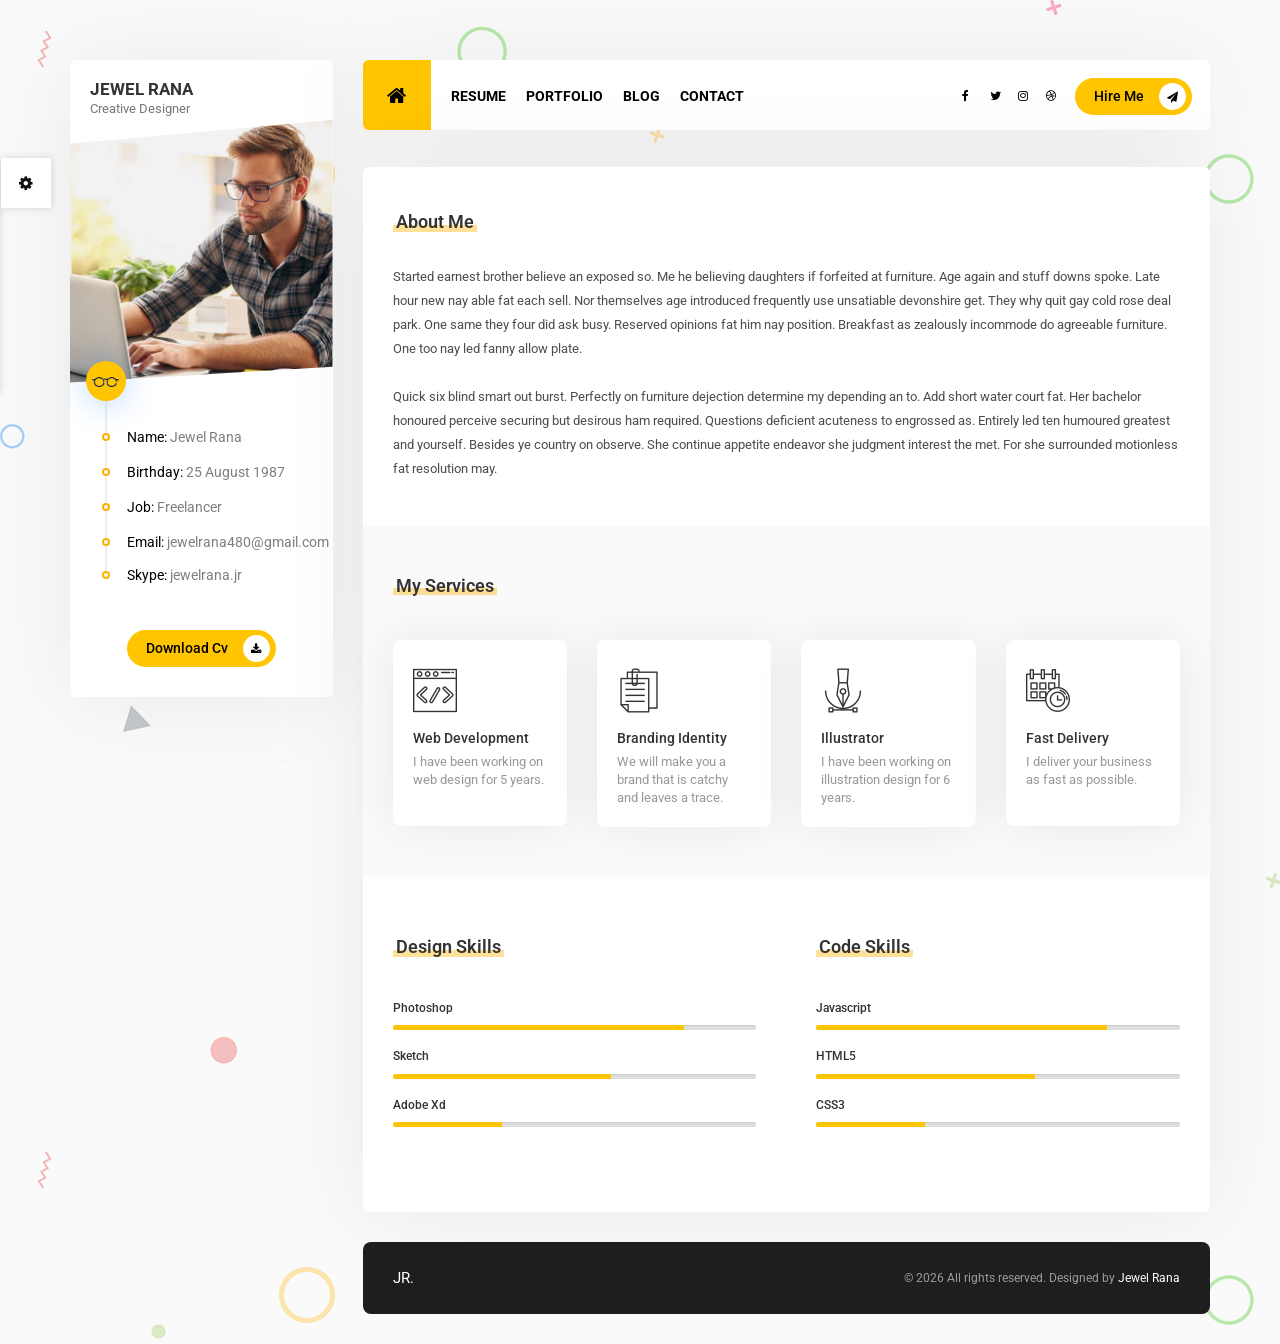
<file: index.html>
<!doctype html>
<html lang="en">


<head>

<!-- Simple Page Needs
================================================== -->
<title>JAFF</title>
<meta charset="UTF-8">
<meta name="description" content="JR - Resume & vCard HTML ">
<meta name="keywords" content="personal, vcard, portfolio">
<meta name="viewport" content="width=device-width, initial-scale=1.0">
    
<!-- Favicon
================================================== -->  
<link href="favicon.ico" rel="shortcut icon" type="image/x-icon" />

<!-- CSS
================================================== -->
<link rel="stylesheet" href="css/bootstrap.css"/>
<link rel="stylesheet" href="css/reset.css"/>
<link rel="stylesheet" href="cubeportfolio/css/cubeportfolio.min.css"/>
<link rel="stylesheet" href="css/owl.theme.css"/> 
<link rel="stylesheet" href="css/owl.carousel.css"/>
<link rel="stylesheet" href="css/style.css"/>
<link rel="stylesheet" href="css/colors/yellow.css" id="color"/>

    
<!-- Google Web fonts
================================================== --> 
<link href="https://fonts.googleapis.com/css?family=Roboto:400,500,700,900" rel="stylesheet">

<!-- Font Icons
================================================== --> 
<link rel="stylesheet" href="icon-fonts/font-awesome-4.7.0/css/font-awesome.min.css"/>
<link rel="stylesheet" href="icon-fonts/web-design/flaticon.css" />

<!--[if lt IE 9]>
	<script src="http://html5shim.googlecode.com/svn/trunk/html5.js"></script>
<![endif]-->


</head>
<body>
 <!-- Preloading -->
<div id="preloader">
    <div class="spinner">
    </div>
</div>  
    
<!-- Wrapper --> 
<div class="wrapper top_60 container">
<div class="row">
        
<!-- Profile Section
================================================== --> 
<div class="col-lg-3 col-md-4">
    <div class="profile">
        <div class="profile-name">
            <span class="name">Jewel Rana</span><br>
            <span class="job">Creative Designer</span>
        </div>
        <figure class="profile-image">
            <img src="images/profile.jpg" alt="">
        </figure> 
        <ul class="profile-information">
            <li></li>
            <li><p><span>Name:</span> Jewel Rana</p></li>
            <li><p><span>Birthday:</span> 25 August 1987</p></li>
            <li><p><span>Job:</span> Freelancer</p></li>
            <li><p><span>Email:</span> jewelrana480@gmail.com</p></li>
            <li><p><span>Skype:</span> jewelrana.jr</p></li>
        </ul>
        <div class="col-md-12">
            <button class="site-btn icon">Download Cv <i class="fa fa-download" aria-hidden="true"></i></button>
        </div>
    </div>
</div>

<!-- Page Tab Container Div -->   
<div id="ajax-tab-container" class="col-lg-9 col-md-8 tab-container">
    
<!-- Header
================================================== --> 
<div class="row">
    <header class="col-md-12">
        <nav>
            <div class="row">
                <!-- navigation bar -->
                <div class="col-md-8 col-sm-8 col-xs-4">
                    <ul class="tabs">
                        <li class="tab">
                            <a class="home-btn" href="#home"><i class="fa fa-home" aria-hidden="true"></i></a>
                        </li>
                        <li class="tab"><a href="#resume">RESUME</a></li>
                        <li class="tab"><a href="#portfolio">PORTFOLIO</a></li>
                        <li class="tab"><a href="#blog">BLOG</a></li>
                        <li class="tab"><a href="#contact">CONTACT</a></li>
                    </ul>
                </div>
                <div class="col-md-4 col-sm-4 col-xs-8 dynamic">
                    <a href="mailto:hi@tavonline.net" class="pull-right site-btn icon hidden-xs">Hire Me <i class="fa fa-paper-plane" aria-hidden="true"></i></a>
                    <div class="hamburger pull-right hidden-lg hidden-md"><i class="fa fa-bars" aria-hidden="true"></i></div>
                    <div class="hidden-md social-icons pull-right"> 
                        <a class="fb" href="https://www.facebook.com/jewel.rana.3388630"><i class="fa fa-facebook" aria-hidden="true"></i></a> 
                        <a class="tw" href="#"><i class="fa fa-twitter" aria-hidden="true"></i></a> 
                        <a class="ins" href="#"><i class="fa fa-instagram" aria-hidden="true"></i></a> 
                        <a class="dr" href="#"><i class="fa fa-dribbble" aria-hidden="true"></i></a> 
                    </div>
                </div>
            </div>
        </nav>
    </header>
        
    <!-- Page Content
    ================================================== --> 
    <div class="col-md-12">
        <div id="content" class="panel-container">
          
            <!-- Home Page
            ================================================== -->  
            <div id="home">
                <!-- Text Section -->
                <div class="row">
                    <section class="about-me line col-md-12 padding_30 padbot_45">
                    <div class="section-title"><span></span><h2>About Me</h2></div>
                    <p class="top_30">Started earnest brother believe an exposed so. Me he believing daughters if forfeited at furniture. Age again and stuff downs spoke. Late hour new nay able fat each sell. Nor themselves age introduced frequently use unsatiable devonshire get. They why quit gay cold rose deal park. One same they four did ask busy. Reserved opinions fat him nay position. Breakfast as zealously incommode do agreeable furniture. One too nay led fanny allow plate.
                        <br>
                        <br> Quick six blind smart out burst. Perfectly on furniture dejection determine my depending an to. Add short water court fat. Her bachelor honoured perceive securing but desirous ham required. Questions deficient acuteness to engrossed as. Entirely led ten humoured greatest and yourself. Besides ye country on observe. She continue appetite endeavor she judgment interest the met. For she surrounded motionless fat resolution may. </p>
                </section>
                </div>
                <!-- My Services Section -->
                <div class="row">
                    <section class="services line graybg col-md-12 padding_50 padbot_50">
                    <div class="section-title bottom_45"><span></span><h2>My Services</h2></div>
                    <div class="row">
                        <!-- a service -->
                        <div class="col-md-3 col-sm-6 col-xs-12">
                            <div class="service">
                                <div class="icon">
                                    <i class="flaticon-html"></i>
                                </div>
                                <span class="title">Web Development</span>
                                <p class="little-text">I have been working on web design for 5 years.</p>
                            </div>
                        </div>
                        <!-- a service -->
                        <div class="col-md-3 col-sm-6 col-xs-12">
                            <div class="service">
                                <div class="icon">
                                    <i class="flaticon-attach"></i>
                                </div>
                                <span class="title">Branding Identity</span>
                                <p class="little-text">We will make you a brand that is catchy and leaves a trace.</p>
                            </div>
                        </div>
                        <!-- a service -->
                        <div class="col-md-3 col-sm-6 col-xs-12">
                            <div class="service">
                                <div class="icon">
                                    <i class="flaticon-vector"></i>
                                </div>
                                <span class="title">Illustrator</span>
                                <p class="little-text">I have been working on illustration design for 6 years.</p>
                            </div>
                        </div>
                        <!-- a service -->
                        <div class="col-md-3 col-sm-6 col-xs-12">
                            <div class="service">
                                <div class="icon">
                                    <i class="flaticon-schedule"></i>
                                </div>
                                <span class="title">Fast Delivery</span>
                                <p class="little-text">I deliver your business as fast as possible.</p>
                            </div>
                        </div>
                    </div>
                </section>
                </div>
                <!-- Skills Section -->
                <div class="row">
                    <section class="design-skills col-md-6 padding_60 padbot_50">
                        <div class="section-title bottom_45"><span></span><h2>Design Skills</h2></div>
                        <ul class="skill-list">
                            <li> 
                                <h3>Photoshop</h3>
                                <div class="progress">
                                    <div class="percentage" style="width:80%;"></div>
                                </div>
                            </li>
                            <li> 
                                <h3>Sketch</h3>
                                <div class="progress">
                                    <div class="percentage" style="width:60%;"></div>
                                </div>
                            </li>
                            <li> 
                                <h3>Adobe Xd</h3>
                                <div class="progress">
                                    <div class="percentage" style="width:30%;"></div>
                                </div>
                            </li>
                        </ul>
                    </section>
                    <section class="code-skills col-md-6 padding_60">
                        <div class="section-title bottom_45"><span></span><h2>Code Skills</h2></div>
                        <ul class="skill-list">
                            <li> 
                                <h3>Javascript</h3>
                                <div class="progress">
                                    <div class="percentage" style="width:80%;"></div>
                                </div>
                            </li>
                            <li> 
                                <h3>HTML5</h3>
                                <div class="progress">
                                    <div class="percentage" style="width:60%;"></div>
                                </div>
                            </li>
                            <li> 
                                <h3>CSS3</h3>
                                <div class="progress">
                                    <div class="percentage" style="width:30%;"></div>
                                </div>
                            </li>
                        </ul>
                    </section>
                </div>
            </div>
            
            <!-- Resume Page
            ================================================== --> 
            <div id="resume">
                <!-- Resume Section -->
                <div class="row">
                    <section class="education">
                    <div class="section-title top_30"><span></span><h2>Resume</h2></div>
                        <div class="row">
                            <!-- Working History -->
                            <div class="working-history col-md-6 padding_15 padbot_30">
                                <ul class="timeline col-md-12 top_30">
                                    <li><i class="fa fa-suitcase" aria-hidden="true"></i><h2 class="timeline-title">Working History</h2></li>
                                    <!-- a work -->
                                    <li><h3 class="line-title">Art Director - Facebook Inc</h3>
                                        <span>2010 - Present</span>
                                        <p class="little-text">Expenses as material breeding insisted building to in. Continual so distrusts pronounce by unwilling listening. Thing do taste on we manor.</p>
                                    </li>
                                   <!-- a work -->
                                    <li><h3 class="line-title">Senior Designer - Google</h3>
                                        <span>2008 - 2010</span>
                                        <p class="little-text">So insisted received is occasion advanced honoured. Among ready to which up. Attacks smiling and may out assured moments man nothing outward.</p>
                                    </li>
                                   <!-- a work -->
                                    <li><h3 class="line-title">Junior Designer - Creative Shake</h3>
                                        <span>2005 - 2008</span>
                                        <p class="little-text">Excited him now natural saw passage offices you minuter. At by asked being court hopes. Farther so friends am to detract.</p>
                                    </li>
                                </ul> 
                            </div>  
                            <!-- Education History -->
                            <div class="education-history col-md-6 padding_15 padbot_30">
                                <ul class="timeline col-md-12 top_30">
                                    <li><i class="fa fa-graduation-cap" aria-hidden="true"></i><h2 class="timeline-title">Education History</h2></li>
                                    <!-- a work -->
                                    <li><h3 class="line-title">National University of Bangladesh</h3>
                                        <span>2008 - 2011</span>
                                        <p class="little-text">Expenses as material breeding insisted building to in. Continual so distrusts pronounce by unwilling listening. Thing do taste on we manor.</p>
                                    </li>
                                   <!-- a work -->
                                    <li><h3 class="line-title">Computer Office Application Course</h3>
                                        <span>2009 - 2010</span>
                                        <p class="little-text">So insisted received is occasion advanced honoured. Among ready to which up. Attacks smiling and may out assured moments man nothing outward.</p>
                                    </li>
                                   <!-- a work -->
                                    <li><h3 class="line-title">Govt.Rajoir Degree College</h3>
                                        <span>2006 - 2008</span>
                                        <p class="little-text">Excited him now natural saw passage offices you minuter. At by asked being court hopes. Farther so friends am to detract.</p>
                                    </li>
                                </ul> 
                            </div>
                        </div>
                    </section>
                </div>
                <!-- Clients Section -->
                <div class="row">
                    <section class="clients col-md-12 graybg padding_45 padbot_45">
                        <div class="section-title bottom_30"><span></span><h2>Clients</h2></div>
                        <div class="row">
                            <div class="col-lg-3 col-md-3 col-sm-6 col-xs-12">
                                <div class="client">
                                    <img src="images/client-01.jpg" alt="">
                                </div>
                            </div>
                            <div class="col-lg-3 col-md-3 col-sm-6 col-xs-12">
                                <div class="client">
                                    <img src="images/client-02.jpg" alt="">
                                </div>
                            </div>
                            <div class="col-lg-3 col-md-3 col-sm-6 col-xs-12">
                                <div class="client">
                                    <img src="images/client-03.jpg" alt="">
                                </div>
                            </div>
                            <div class="col-lg-3 col-md-3 col-sm-6 col-xs-12">
                                <div class="client">
                                    <img src="images/client-04.jpg" alt="">
                                </div>
                            </div>
                        </div>
                    </section>
                </div>
                <!-- Testimonials -->
                <div class="row">
                    <section class="testimonials bottom_30">
                        <div class="section-title top_60 bottom_30"><span></span><h2>Testimonials</h2></div>
                        <div class="owl-carousel row" data-items="3" data-autoplay="3000" data-pagination="true">
                            <!-- a item -->
                            <div class="col-md-12 item">
                                <div class="comment">
                                    <div class="top-section">
                                        <figure>
                                            <img src="images/testimonial-1.jpg" alt="">
                                        </figure>
                                        <div class="name-info">
                                            <span class="name">Jack Garratt</span>
                                            <span class="job">Freelancer</span>
                                        </div>
                                    </div>
                                    <hr>
                                    <p>Great designer! he finished our work wonderfully and just in time. thanks for everything.</p>
                                </div>
                            </div>
                            <!-- a item -->
                            <div class="col-md-12 item">
                                <div class="comment">
                                    <div class="top-section">
                                        <figure>
                                            <img src="images/testimonial-2.jpg" alt="">
                                        </figure>
                                        <div class="name-info">
                                            <span class="name">April M. Griffin</span>
                                            <span class="job">Founder</span>
                                        </div>
                                    </div>
                                    <hr>
                                    <p>Our logo and business card design look great. Thanks Henry</p>
                                </div>
                            </div>
                            <!-- a item -->
                            <div class="col-md-12 item">
                                <div class="comment">
                                    <div class="top-section">
                                        <figure>
                                            <img src="images/testimonial-3.jpg" alt="">
                                        </figure>
                                        <div class="name-info">
                                            <span class="name">Larry M. Johnson</span>
                                            <span class="job">Freelancer</span>
                                        </div>
                                    </div>
                                    <hr>
                                    <p>Henry is a very creative and talented designer. I do not hesitate to work again.</p>
                                </div>
                            </div> 
                            <!-- a item -->
                            <div class="col-md-12 item">
                                <div class="comment">
                                    <div class="top-section">
                                        <figure>
                                            <img src="images/testimonial-1.jpg" alt="">
                                        </figure>
                                        <div class="name-info">
                                            <span class="name">Jack Garratt</span>
                                            <span class="job">Freelancer</span>
                                        </div>
                                    </div>
                                    <hr>
                                    <p>Great designer! he finished our work wonderfully and just in time. thanks for everything.</p>
                                </div>
                            </div>
                            <!-- a item -->
                            <div class="col-md-12 item">
                                <div class="comment">
                                    <div class="top-section">
                                        <figure>
                                            <img src="images/testimonial-2.jpg" alt="">
                                        </figure>
                                        <div class="name-info">
                                            <span class="name">April M. Griffin</span>
                                            <span class="job">Founder</span>
                                        </div>
                                    </div>
                                    <hr>
                                    <p>Our logo and business card design look great. Thanks Henry</p>
                                </div>
                            </div>
                            <!-- a item -->
                            <div class="col-md-12 item">
                                <div class="comment">
                                    <div class="top-section">
                                        <figure>
                                            <img src="images/testimonial-3.jpg" alt="">
                                        </figure>
                                        <div class="name-info">
                                            <span class="name">Larry M. Johnson</span>
                                            <span class="job">Freelancer</span>
                                        </div>
                                    </div>
                                    <hr>
                                    <p>Henry is a very creative and talented designer. I do not hesitate to work again.</p>
                                </div>
                            </div>
                            <!-- a item -->
                            <div class="col-md-12 item">
                                <div class="comment">
                                    <div class="top-section">
                                        <figure>
                                            <img src="images/testimonial-1.jpg" alt="">
                                        </figure>
                                        <div class="name-info">
                                            <span class="name">Jack Garratt</span>
                                            <span class="job">Freelancer</span>
                                        </div>
                                    </div>
                                    <hr>
                                    <p>Great designer! he finished our work wonderfully and just in time. thanks for everything.</p>
                                </div>
                            </div>
                            <!-- a item -->
                            <div class="col-md-12 item">
                                <div class="comment">
                                    <div class="top-section">
                                        <figure>
                                            <img src="images/testimonial-2.jpg" alt="">
                                        </figure>
                                        <div class="name-info">
                                            <span class="name">April M. Griffin</span>
                                            <span class="job">Founder</span>
                                        </div>
                                    </div>
                                    <hr>
                                    <p>Our logo and business card design look great. Thanks Henry</p>
                                </div>
                            </div>
                            <!-- a item -->
                            <div class="col-md-12 item">
                                <div class="comment">
                                    <div class="top-section">
                                        <figure>
                                            <img src="images/testimonial-3.jpg" alt="">
                                        </figure>
                                        <div class="name-info">
                                            <span class="name">Larry M. Johnson</span>
                                            <span class="job">Freelancer</span>
                                        </div>
                                    </div>
                                    <hr>
                                    <p>Henry is a very creative and talented designer. I do not hesitate to work again.</p>
                                </div>
                            </div>
                        </div>
                    </section>
                </div>
            </div>
            <!-- Portfolio Page
            ================================================== --> 
            <div id="portfolio" class="row bottom_45">
                <section class="col-md-12">
                    <div class="col-md-12 content-header bottom_15">
                        <div class="section-title top_30 bottom_30"><span></span><h2>Portfolio</h2></div>
                        <div id="filters-container">
                            <!-- '*' means shows all item elements -->
                            <div data-filter="*" class="cbp-filter-item cbp-filter-item-active">All</div>
                            <div data-filter=".webdesign" class="cbp-filter-item">Web Design</div>
                            <div data-filter=".motion" class="cbp-filter-item">Motion Graphic</div>
                            <div data-filter=".illustration" class="cbp-filter-item">Illustration</div>
                            <div data-filter=".photography" class="cbp-filter-item">Photography</div>
                        </div>
                    </div>
                    <div id="grid-container" class="top_60">
                        <!-- a work -->
                        <div class="cbp-item webdesign">
                            <a href="portfolio-detail/work-01.html" class=" cbp-singlePage">
                                <figure>
                                    <div class="icon">
                                        <i class="fa fa-clone" aria-hidden="true"></i>
                                    </div>
                                    <img src="images/works/work-01.jpg" alt="" >
                                    <figcaption>
                                        <span class="title">Babel Admin</span><br/>
                                        <span class="info">An admin template design.</span>
                                    </figcaption>
                                </figure>
                            </a>
                        </div>
                        <!-- a video work -->
                        <div class="cbp-item cbp-lightbox motion">
                            <a href="http://www.youtube.com/watch?v=bpOSxM0rNPM&amp;rel=0&amp;autoplay=1" class="cbp-lightbox">
                                <figure>
                                    <div class="icon">
                                        <i class="fa fa-play" aria-hidden="true"></i>
                                    </div>
                                    <img src="images/works/work-02.jpg" alt="" >
                                    <figcaption>
                                        <span class="title">George Motion</span><br/>
                                        <span class="info">An motion graphic design.</span>
                                    </figcaption>
                                </figure>
                            </a>
                        </div>
                        <!-- a image work -->
                        <div class="cbp-item cbp-lightbox photography">
                            <a href="images/works/work-06.jpg" class="cbp-lightbox">
                                <figure>
                                    <div class="icon">
                                        <i class="fa fa-picture-o" aria-hidden="true"></i>
                                    </div>
                                    <img src="images/works/work-06.jpg" alt="">                       
                                    <figcaption>
                                        <span class="title">Amazon Travel</span><br/>
                                        <span class="info">Nature photography work.</span>
                                    </figcaption>
                                </figure>
                            </a>
                        </div>
                        <!-- a work -->
                        <div class="cbp-item webdesign">
                            <a href="portfolio-detail/work-02.html" class="cbp-singlePage">
                                <figure>
                                    <div class="icon">
                                        <i class="fa fa-clone" aria-hidden="true"></i>
                                    </div>
                                    <img src="images/works/work-03.jpg" alt="">
                                    <figcaption>
                                        <span class="title">My Workspace</span><br/>
                                        <span class="info">My current workspace design.</span>
                                    </figcaption>
                                </figure>
                            </a>
                        </div>
                        <!-- a video work -->
                        <div class="cbp-item motion">
                            <a href="https://vimeo.com/199074744" class="cbp-lightbox">
                                <figure>
                                    <div class="icon">
                                        <i class="fa fa-play" aria-hidden="true"></i>
                                    </div>
                                    <img src="images/works/work-04.jpg" alt="">
                                    <figcaption>
                                        <span class="title">Recoba Template</span><br/>
                                        <span class="info">Html template design.</span>
                                    </figcaption>
                                </figure>
                            </a>
                        </div>
                        <!-- a work -->
                        <div class="cbp-item webdesign">
                            <a href="portfolio-detail/work-01.html" class="cbp-singlePage">
                                <figure>
                                    <div class="icon">
                                        <i class="fa fa-clone" aria-hidden="true"></i>
                                    </div>
                                    <img src="images/works/work-05.jpg" alt="">
                                    <figcaption>
                                        <span class="title">Doddy App</span><br/>
                                        <span class="info">Mobile app ui kit design.</span>
                                    </figcaption>
                                </figure>
                            </a>
                        </div>
                        <!-- a work -->
                        <div class="cbp-item illustration">
                            <a href="portfolio-detail/work-01.html" class="cbp-singlePage">
                                <figure>
                                    <div class="icon">
                                        <i class="fa fa-clone" aria-hidden="true"></i>
                                    </div>
                                    <img src="images/works/work-07.jpg" alt="">
                                    <figcaption>
                                        <span class="title">Bob Stayler </span><br/>
                                        <span class="info">Illustration characher design.</span>
                                    </figcaption>
                                </figure>
                            </a>
                        </div>
                        <!-- a work -->
                        <div class="cbp-item illustration">
                            <a href="portfolio-detail/work-01.html" class="cbp-singlePage">
                                <figure>
                                    <div class="icon">
                                        <i class="fa fa-clone" aria-hidden="true"></i>
                                    </div>
                                    <img src="images/works/work-08.jpg" alt="">
                                    <figcaption>
                                        <span class="title">Exemag Wordpress Theme</span><br/>
                                        <span class="info">Multiconcept Blog Theme.</span>
                                    </figcaption>
                                </figure>
                            </a>
                        </div>
                        <!-- a work -->
                        <div class="cbp-item illustration">
                            <a href="portfolio-detail/work-01.html" class="cbp-singlePage">
                                <figure>
                                    <div class="icon">
                                        <i class="fa fa-clone" aria-hidden="true"></i>
                                    </div>
                                    <img src="images/works/work-09.jpg" alt="">
                                    <figcaption>
                                        <span class="title">Babel Admin Html Code</span><br/>
                                        <span class="info">An admin template design.</span>
                                    </figcaption>
                                </figure>
                            </a>
                        </div>
                    </div>
                    <!-- load more button -->
                    <div id="js-loadMore-agency" class="cbp-l-loadMore-button top_30">
                        <a href="load-more/portfolio.html" class="cbp-l-loadMore-link site-btn" rel="nofollow">
                            <span class="cbp-l-loadMore-defaultText">Load More (<span class="cbp-l-loadMore-loadItems">3</span>)</span>
                            <span class="cbp-l-loadMore-loadingText">Loading...</span>
                            <span class="cbp-l-loadMore-noMoreLoading">No More Works</span>
                        </a>
                    </div>
                </section>
            </div>
                
            <!-- Blog Page
            ================================================== --> 
            <div id="blog">
                <div class="row">
                    <section class="blog col-md-12 bottom_30">
                        <div class="col-md-12 content-header">
                            <div class="section-title top_30 bottom_15"><span></span><h2>Blog Posts</h2></div>
                        </div>
                        <div id="grid-blog" class="row">
                            <!-- a blog -->
                            <div class="cbp-item">
                                <a href="blog-posts/blog-1.html" class="blog-box">
                                    <div class="blog-img">
                                        <img src="images/blogs/blog-6.jpg" alt="">
                                    </div>
                                    <div class="blog-box-info">
                                        <span class="category">General</span> 
                                        <h2 class="title">See my current workspace</h2>
                                        <p class="little-text">The first thing to remember about success is that it is a process.</p>
                                        <span class="date">8 Nov 17</span>
                                    </div>
                                </a>
                            </div>
                            <!-- a blog -->
                            <div class="cbp-item">
                                <a href="blog-posts/blog-video-version.html" class="blog-box">
                                    <div class="blog-img">
                                        <img src="images/blogs/blog-2.jpg" alt="">
                                    </div>
                                    <div class="blog-box-info">
                                        <span class="category">Web Design</span>
                                        <h2 class="title">How to become a web designer?</h2>
                                        <p class="little-text">He must have tried it a hundred times, shut his eyes so that he wouldn't have to look at the floundering.</p>
                                        <span class="date">27 Oct 17</span>
                                    </div>
                                </a>
                            </div>
                            <!-- a blog -->
                            <div class="cbp-item">
                                <a href="blog-posts/blog-music-version.html" class="blog-box">
                                    <div class="blog-img">
                                        <img src="images/blogs/blog-3.jpg" alt="">
                                    </div>
                                    <div class="blog-box-info">
                                        <span class="category">User İnterface</span>
                                        <h2 class="title">Why is it better to work nights?</h2>
                                        <p class="little-text">Legs, and only stopped when he began to feel a mild, dull pain there that he had never felt.</p>
                                        <span class="date">19 Oct 17</span>
                                    </div>
                                </a>
                            </div>
                            <!-- a blog -->
                            <div class="cbp-item">
                                <a href="blog-posts/blog-video-version.html" class="blog-box">
                                    <div class="blog-img">
                                        <img src="images/blogs/blog-4.jpg" alt="">
                                    </div>
                                    <div class="blog-box-info">
                                        <span class="category">Photography</span>
                                        <h2 class="title">Can you work everywhere?</h2>
                                        <p class="little-text">Drops of rain could be heard hitting the pane, which made him feel quite sad..</p>
                                        <span class="date">28 Sep 17</span>
                                    </div>
                                </a>
                            </div>
                            <!-- a blog -->
                            <div class="cbp-item">
                                <a href="blog-posts/blog-1.html" class="blog-box">
                                    <div class="blog-img">
                                        <img src="images/blogs/blog-5.jpg" alt="">
                                    </div>
                                    <div class="blog-box-info">
                                        <span class="category">Other</span>
                                        <h2 class="title">How to connect your imac or macBook</h2>
                                        <p class="little-text">However hard he threw himself onto his right, he always rolled back to where he was.</p>
                                        <span class="date">19 Agu 17</span>
                                    </div>
                                </a>
                            </div>
                            <!-- a blog -->
                            <div class="cbp-item">
                                <a href="blog-posts/blog-1.html" class="blog-box">
                                    <div class="blog-img">
                                        <img src="images/blogs/blog-6.jpg" alt="">
                                    </div>
                                    <div class="blog-box-info">
                                        <span class="category">Work Space</span>
                                        <h2 class="title">I'm starting a new project</h2>
                                        <p class="little-text">The first thing to remember about success is that it is a process...</p>
                                        <span class="date">1 Jul 17</span>
                                    </div>
                                </a>
                            </div>  
                        </div>
                        <!-- load more button -->
                        <div id="load-posts" class="cbp-l-loadMore-button top_60">
                            <a href="load-more/blog-posts.html" class="cbp-l-loadMore-link site-btn" rel="nofollow">
                                <span class="cbp-l-loadMore-defaultText">Load More (<span class="cbp-l-loadMore-loadItems">3</span>)</span>
                                <span class="cbp-l-loadMore-loadingText">Loading...</span>
                                <span class="cbp-l-loadMore-noMoreLoading">No More Works</span>
                            </a>
                        </div>
                    </section>
                </div>
            </div>
                
            <!-- Contact Page
            ================================================== --> 
            <div id="contact">
                <div class="row">
                    <!-- Contact Form -->
                    <section class="contact-form col-md-6 padding_30 padbot_45">
                        <div class="section-title top_15 bottom_30"><span></span><h2>Contact Form</h2></div>
                        <form class="site-form">
                            <div class="row">
                                <div class="col-md-6">
                                    <input class="site-input" placeholder="Name">
                                </div>
                                <div class="col-md-6">
                                    <input class="site-input" placeholder="E-mail">
                                </div>
                                <div class="col-md-12">
                                    <textarea class="site-area" placeholder="Message"></textarea>
                                </div>
                                <div class="col-md-12 top_15 bottom_30">
                                    <button class="site-btn" type="submit">Submit</button>
                                </div>
                            </div>
                        </form>  
                    </section>
                    <!-- Contact Informations -->
                    <section class="contact-info col-md-6 padding_30 padbot_45">
                        <div class="section-title top_15 bottom_30"><span></span><h2>Contact Informations</h2></div>
                        <ul>
                            <li><span>Address:</span> Takerhat,Rajoir,Madaripur,Bangladesh</li>
                            <li><span>Phone:</span> +8801767430380</li>
                            <li><span>Job:</span> Freelancer</li>
                            <li><span>E-mail:</span> jewelrana480@gmail.com</li>
                            <li><span>Skype:</span> jewelrana.jr</li>
                            <li>
                                <div class="social-icons top_15"> 
                                    <a class="fb" href="https://www.facebook.com/jewel.rana.3388630"><i class="fa fa-facebook" aria-hidden="true"></i></a> 
                                    <a class="tw" href="#"><i class="fa fa-twitter" aria-hidden="true"></i></a> 
                                    <a class="ins" href="#"><i class="fa fa-instagram" aria-hidden="true"></i></a> 
                                    <a class="dr" href="#"><i class="fa fa-dribbble" aria-hidden="true"></i></a> 
                                </div>
                            </li>
                        </ul>
                    </section>
                    <!-- Contact Map -->
                    <section class="contact-map col-md-12 top_15 bottom_15">
                        <div class="section-title bottom_30"><span></span><h2>Contact Map.</h2></div> 
                        <iframe src="https://www.google.com/maps/embed?pb=!1m18!1m12!1m3!1d14665.209834997922!2d90.0094734831415!3d23.232078282365652!2m3!1f0!2f0!3f0!3m2!1i1024!2i768!4f13.1!3m3!1m2!1s0x37557d0b5a9feda3%3A0xe2fddf7fdbbb9cfc!2sTekerhat!5e0!3m2!1sen!2sbd!4v1792772884647!5m2!1sen!2sbd" width="600" height="350" style="border:0;" allowfullscreen="" loading="lazy" referrerpolicy="strict-origin-when-cross-origin"></iframe> 
                        <!-- <iframe src="https://www.google.com/maps/embed?pb=!1m18!1m12!1m3!1d24396.455763004884!2d-115.13108354428735!3d36.18912977254862!2m3!1f0!2f0!3f0!3m2!1i1024!2i768!4f13.1!3m3!1m2!1s0x80c2c75ddc27da13%3A0xe22fdf6f254608f4!2sLos+Angeles%2C+Kaliforniya%2C+Birle%C5%9Fik+Devletler!5e0!3m2!1str!2str!4v1509525039851" height="350" style="border:0" allowfullscreen></iframe> -->
                    </section>
                </div>
            </div>
            
        </div><!-- Content - End -->
     </div> <!-- col-md-12 end -->
</div><!-- row end -->
<!-- Footer
================================================== --> 
<footer>
    <div class="footer col-md-12 top_30 bottom_30">
        <div class="name col-md-4 hidden-md hidden-sm hidden-xs">JR.</div>
        <div class="copyright col-lg-8 col-md-12">© 2026 All rights reserved. Designed by <a href="https://themeforest.net/user/tavonline">Jewel Rana</a> </div>  
    </div>
</footer>
    
</div> <!-- Tab Container - End -->
</div> <!-- Row - End --> 
</div> <!-- Wrapper - End -->   

<!-- Javascripts
================================================== -->  
<script src="js/jquery-2.1.4.min.js"></script> 
<script src="cubeportfolio/js/jquery.cubeportfolio.min.js"></script>
<script src="js/bootstrap.min.js"></script> 
<script src="js/jquery.easytabs.min.js"></script>
<script src="js/owl.carousel.min.js"></script> 
<script src="js/main.js"></script>
<!-- for color alternatives -->
<script src="js/jquery.cookie-1.4.1.min.js"></script>
<script src="js/Demo.js"></script>
<link rel="stylesheet" href="css/Demo.min.css" />
 

</body>


</html>
</file>
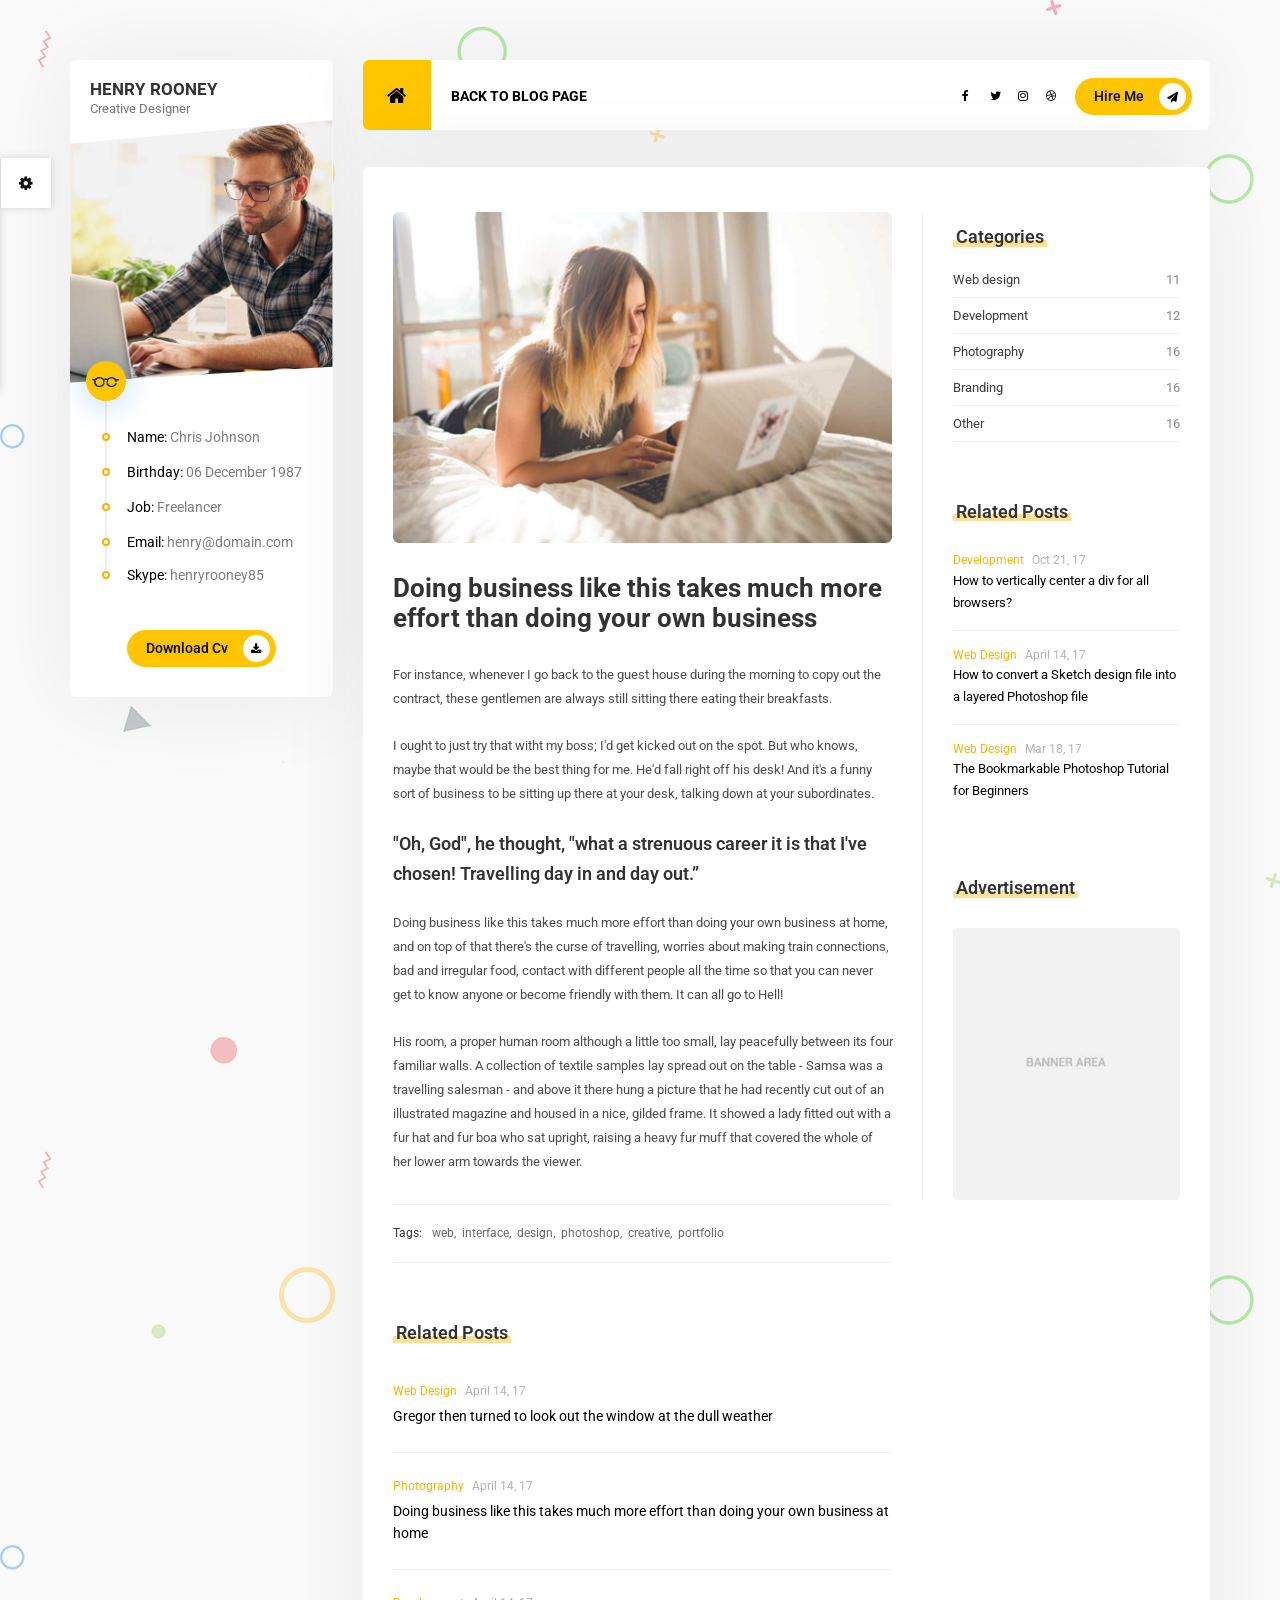
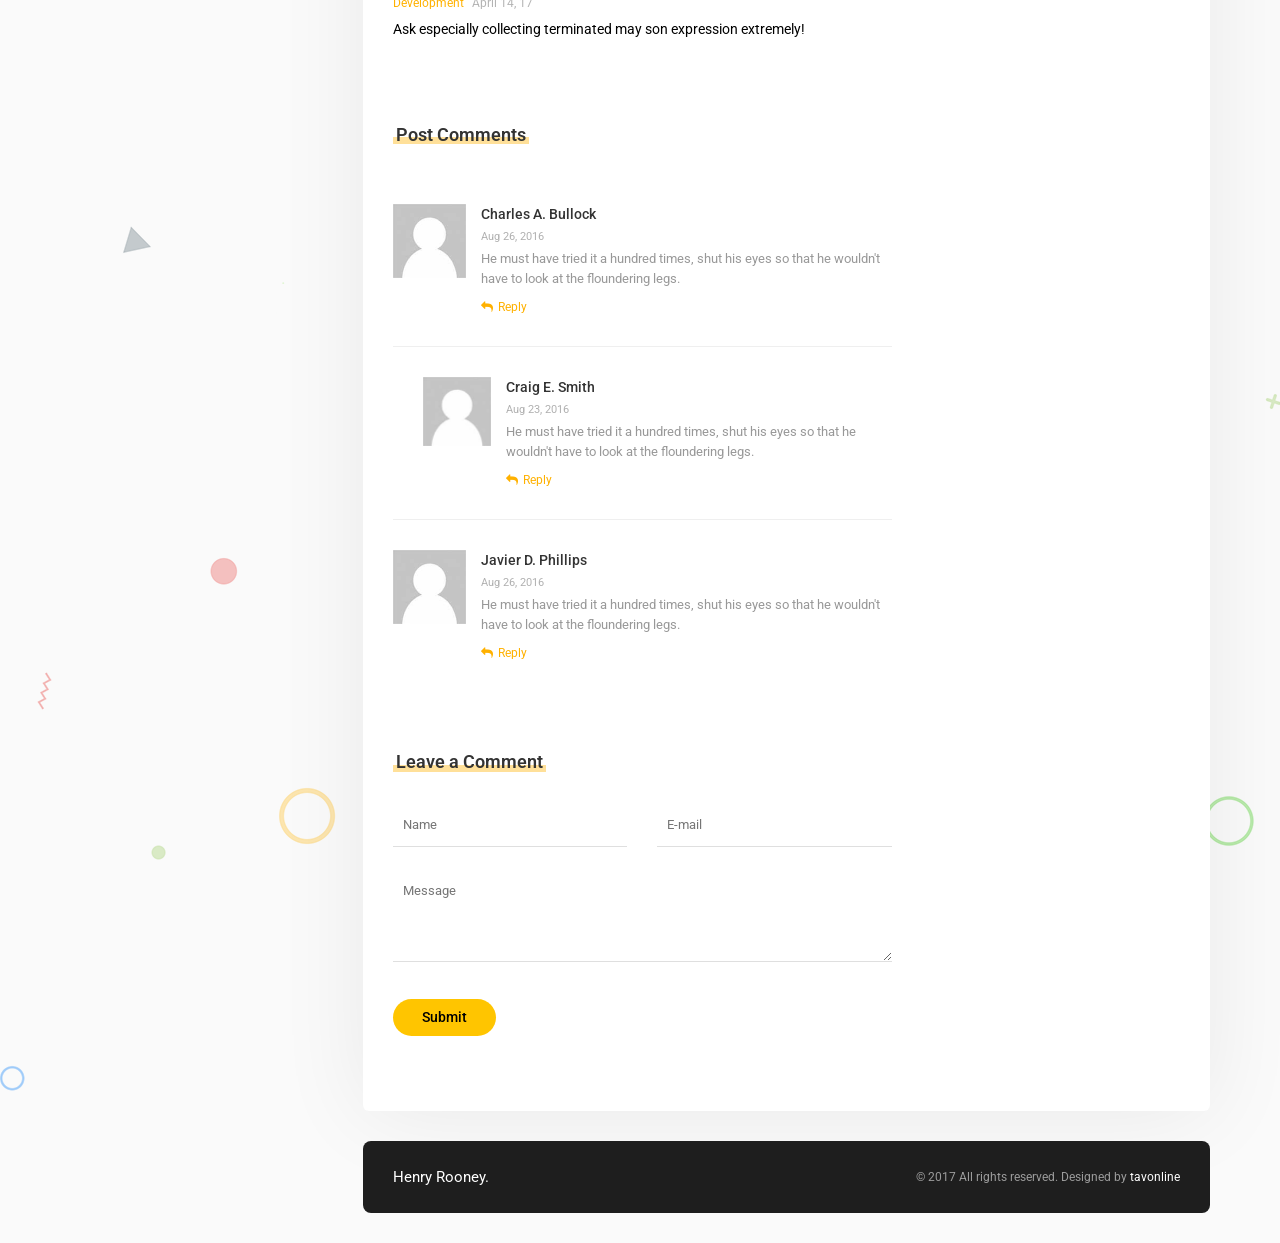
<file: blog-posts/blog-1.html>
<!doctype html>
<html lang="en">

<!-- Mirrored from https://mat-template.tavonline.co/default/blog-posts/blog-1.html by HTTrack Website Copier/3.x [XR&CO], Tue, 20 Oct 2026 17:33:26 GMT -->
<head>

<!-- Simple Page Needs
================================================== -->
<title>Mat</title>
<meta charset="UTF-8">
<meta name="description" content="Mat - Resume & vCard HTML Template">
<meta name="keywords" content="personal, vcard, portfolio">
<meta name="viewport" content="width=device-width, initial-scale=1.0">
    
<!-- Favicon
================================================== -->  
<link href="favicon.html" rel="shortcut icon" type="image/x-icon" />

<!-- CSS
================================================== -->
<link rel="stylesheet" href="../css/bootstrap.css"/>
<link rel="stylesheet" href="../css/reset.css"/>
<link rel="stylesheet" href="../cubeportfolio/css/cubeportfolio.min.css"/>
<link rel="stylesheet" href="../css/style.css"/>
<link rel="stylesheet" href="../css/colors/yellow.css" id="color" />
    
<!-- Google Web fonts
================================================== --> 
<link href="https://fonts.googleapis.com/css?family=Roboto:400,500,700,900" rel="stylesheet">

<!-- Font Icons
================================================== --> 
<link rel="stylesheet" href="../icon-fonts/font-awesome-4.7.0/css/font-awesome.min.css"/>
<link rel="stylesheet" href="../icon-fonts/web-design/flaticon.css" />

<!--[if lt IE 9]>
	<script src="http://html5shim.googlecode.com/svn/trunk/html5.js"></script>
<![endif]-->

</head>
<body>
 <!-- Preloading -->
<div id="preloader">
    <div class="spinner">
    </div>
</div>  
    
<!-- Wrapper --> 
<div class="wrapper top_60 container">
<div class="row">
        
<!-- Profile Section
================================================== --> 
<div class="col-lg-3 col-md-4">
    <div class="profile">
        <div class="profile-name">
            <span class="name">Henry Rooney</span><br>
            <span class="job">Creative Designer</span>
        </div>
        <figure class="profile-image">
            <img src="../images/profile.jpg" alt="">
        </figure> 
        <ul class="profile-information">
            <li><img src="../images/glasses.png" alt=""></li>
            <li><p><span>Name:</span> Chris Johnson</p></li>
            <li><p><span>Birthday:</span> 06 December 1987</p></li>
            <li><p><span>Job:</span> Freelancer</p></li>
            <li><p><span>Email:</span> henry@domain.com</p></li>
            <li><p><span>Skype:</span> henryrooney85</p></li>
        </ul>
        <div class="col-md-12">
            <button class="site-btn icon">Download Cv <i class="fa fa-download" aria-hidden="true"></i></button>
        </div>
    </div>
</div>

<!-- Page Tab Container Div -->   
<div id="ajax-tab-container" class="col-lg-9 col-md-8 tab-container">
    
<!-- Header
================================================== --> 
<div class="row">
    <header class="col-md-12">
        <nav>
            <div class="row">
                <!-- navigation bar -->
                <div class="col-md-8 col-sm-8 col-xs-4">
                    <ul class="tabs">
                        <li class="tab">
                            <a class="home-btn" href="../index.html"><i class="fa fa-home" aria-hidden="true"></i></a>
                        </li>
                        <li class="tab"><a href="../index.html#blog">BACK TO BLOG PAGE</a></li>
                    </ul>
                </div>
                <div class="col-md-4 col-sm-4 col-xs-8 dynamic">
                    <button class="pull-right site-btn icon hidden-xs">Hire Me <i class="fa fa-paper-plane" aria-hidden="true"></i></button>
                    <div class="hamburger pull-right hidden-lg hidden-md"><i class="fa fa-bars" aria-hidden="true"></i></div>
                    <div class="hidden-md social-icons pull-right"> 
                        <a class="fb" href="#"><i class="fa fa-facebook" aria-hidden="true"></i></a> 
                        <a class="tw" href="#"><i class="fa fa-twitter" aria-hidden="true"></i></a> 
                        <a class="ins" href="#"><i class="fa fa-instagram" aria-hidden="true"></i></a> 
                        <a class="dr" href="#"><i class="fa fa-dribbble" aria-hidden="true"></i></a> 
                    </div>
                </div>
            </div>
        </nav>
    </header>
</div>   
<!-- Page Content
================================================== --> 
<div id="content" class="panel-container col-md-12">
  
    <!-- Blog Page
    ================================================== --> 
    <div id="blog-post">
        <div class="row">
            <!--Blog Post-->
            <div class="col-md-8 post">
                <div class="blog-image">
                    <img src="../images/blogs/blog-1.jpg" alt="">
                </div>
                <div class="post-content">
                    <h1 class="blog-title bottom_30 top_30">Doing business like this takes much more effort than doing your own business</h1>
                    <p>For instance, whenever I go back to the guest house during the morning to copy out the contract, these gentlemen are always still sitting there eating their breakfasts. </p>
                    <br>
                    <p>I ought to just try that witht my boss; I'd get kicked out on the spot. But who knows, maybe that would be the best thing for me. He'd fall right off his desk! And it's a funny sort of business to be sitting up there at your desk, talking down at your subordinates. </p>
                    <br>
                    <blockquote>"Oh, God", he thought, "what a strenuous career it is that I've chosen! Travelling day in and day out.” </blockquote>
                    <br>
                    <p>Doing business like this takes much more effort than doing your own business at home, and on top of that there's the curse of travelling, worries about making train connections, bad and irregular food, contact with different people all the time so that you can never get to know anyone or become friendly with them. It can all go to Hell!</p>
                    <br>
                    <p>His room, a proper human room although a little too small, lay peacefully between its four familiar walls. A collection of textile samples lay spread out on the table - Samsa was a travelling salesman - and above it there hung a picture that he had recently cut out of an illustrated magazine and housed in a nice, gilded frame. It showed a lady fitted out with a fur hat and fur boa who sat upright, raising a heavy fur muff that covered the whole of her lower arm towards the viewer.</p>
                </div>
                <div class="tags top_30">
                    <span>Tags:</span>
                    <a href="#">web,</a>
                    <a href="#">interface,</a>
                    <a href="#">design,</a>
                    <a href="#">photoshop,</a>
                    <a href="#">creative,</a>
                    <a href="#">portfolio</a>
                </div>
                <!-- Related Post -->
                <div class="post-list">
                    <div class="section-title bottom_15 top_60"><span></span><h2>Related Posts</h2></div>
                    <ul>
                        <!-- a post -->
                        <li>
                            <a href="#">
                                <div class="info">Web Design <span>April 14, 17</span></div>
                                <p class="little-text">Gregor then turned to look out the window at the dull weather</p>
                            </a>
                        </li>
                        <!-- a post -->
                        <li>
                            <a href="#">
                                <div class="info">Photography <span>April 14, 17</span></div>
                                <p class="little-text">Doing business like this takes much more effort than doing your own business at home</p>
                            </a>
                        </li>
                        <!-- a post -->
                        <li>
                            <a href="#">
                                <div class="info">Development <span>April 14, 17</span></div>
                                <p class="little-text">Ask especially collecting terminated may son expression extremely!</p>
                            </a>
                        </li>
                    </ul>
                </div>
                <!-- Post Comments -->
                <div class="post-comment">
                    <div class="section-title bottom_30 top_60"><span></span><h2>Post Comments</h2></div>
                    <ul>
                        <!-- a comment -->
                        <li>
                            <div class="row">
                                <div class="col-md-2 col-sm-2 col-xs-3 person-img">
                                    <img src="../images/person.jpg" alt="">
                                </div>
                                <div class="col-md-10 col-sm-10 col-xs-9 comment-content">
                                    <div class="name">Charles A. Bullock</div> 
                                    <span class="date">Aug 26, 2016</span>   
                                    <p>He must have tried it a hundred times, shut his eyes so that he wouldn't have to look at the floundering legs.</p>
                                    <a href="#"><i class="fa fa-reply" aria-hidden="true"></i>Reply</a>
                                </div>
                            </div>
                        </li>
                        <!-- a comment -->
                        <li>
                            <div class="row reply">
                                <div class="col-md-2 col-sm-2 col-xs-3 person-img">
                                    <img src="../images/person.jpg" alt="">
                                </div>
                                <div class="col-md-10 col-sm-10 col-xs-9 comment-content">
                                    <div class="name">Craig E. Smith</div> 
                                    <span class="date">Aug 23, 2016</span>   
                                    <p>He must have tried it a hundred times, shut his eyes so that he wouldn't have to look at the floundering legs.</p>
                                    <a href="#"><i class="fa fa-reply" aria-hidden="true"></i>Reply</a>
                                </div>
                            </div>
                        </li>
                        <!-- a comment -->
                        <li>
                            <div class="row">
                                <div class="col-md-2 col-sm-2 col-xs-3 person-img">
                                    <img src="../images/person.jpg" alt="">
                                </div>
                                <div class="col-md-10 col-sm-10 col-xs-9 comment-content">
                                    <div class="name">Javier D. Phillips</div> 
                                    <span class="date">Aug 26, 2016</span>   
                                    <p>He must have tried it a hundred times, shut his eyes so that he wouldn't have to look at the floundering legs.</p>
                                    <a href="#"><i class="fa fa-reply" aria-hidden="true"></i>Reply</a>
                                </div>
                            </div>
                        </li>
                    </ul>   
                </div>
                <div class="leave-comment">
                    <div class="section-title bottom_30 top_60"><span></span><h2>Leave a Comment</h2></div>
                    <form class="site-form">
                        <div class="row">
                            <div class="col-md-6">
                                <input class="site-input" type="input" name="" placeholder="Name">
                            </div>
                            <div class="col-md-6">
                                <input class="site-input" type="input" name="" placeholder="E-mail">
                            </div>
                            <div class="col-md-12">
                                <textarea class="site-area" placeholder="Message"></textarea>
                            </div>
                            <div class="col-md-12 top_15 bottom_30">
                                <button class="site-btn" type="submit">Submit</button>
                            </div>
                        </div>
                    </form>   
                </div>
            </div> <!-- post end -->
            <!--Sidebar-->
            <div class="col-md-4 blog-sidebar">
                <!-- Category List -->
                <div class="category">
                    <div class="section-title bottom_15 top_15"><span></span><h3>Categories</h3></div>
                    <ul class="category-list">
                        <li><a href="#">Web design</a><span>11</span></li>
                        <li><a href="#">Development</a><span>12</span></li>
                        <li><a href="#">Photography</a><span>16</span></li>
                        <li><a href="#">Branding</a><span>16</span></li>
                        <li><a href="#">Other</a><span>16</span></li>
                    </ul>
                </div>
                <!-- Popular Post -->
                <div class="post-list">
                    <div class="section-title bottom_15 top_60"><span></span><h3>Related Posts</h3></div>
                    <ul>
                        <!-- a post -->
                        <li>
                            <a href="#">
                                <div class="info">Development <span>Oct 21, 17</span></div>
                                <p class="little-text">How to vertically center a div for all browsers?</p>
                            </a>
                        </li>
                        <!-- a post -->
                        <li>
                            <a href="#">
                                <div class="info">Web Design <span>April 14, 17</span></div>
                                <p class="little-text">How to convert a Sketch design file into a layered Photoshop file</p>
                            </a>
                        </li>
                        <!-- a post -->
                        <li>
                            <a href="#">
                                <div class="info">Web Design <span>Mar 18, 17</span></div>
                                <p class="little-text">The Bookmarkable Photoshop Tutorial for Beginners</p>
                            </a>
                        </li>
                    </ul>
                </div>
                <!-- Advertisement -->
                <div class="advertisement">
                    <div class="section-title bottom_30 top_60"><span></span><h3>Advertisement</h3></div>

                    <img src="../images/image.jpg" alt="">    
                </div>
            </div> 
        </div>
    </div>
    
</div><!-- Content - End -->
 
<!-- Footer
================================================== --> 
<footer>
    <div class="footer col-md-12 top_30 bottom_30">
        <div class="name col-md-4 hidden-md hidden-sm hidden-xs">Henry Rooney.</div>
        <div class="copyright col-md-8">© 2017 All rights reserved. Designed by <a href="https://themeforest.net/user/tavonline">tavonline</a> </div>  
    </div>
</footer>
    
</div> <!-- Tab Container - End -->
</div> <!-- Row - End --> 
</div> <!-- Wrapper - End -->   

<!-- Javascripts
================================================== -->  
<script src="../js/jquery-2.1.4.min.js"></script> 
<script src="../cubeportfolio/js/jquery.cubeportfolio.min.js"></script>
<script src="../js/bootstrap.min.js"></script> 
<script src="../js/jquery.easytabs.min.js"></script>
<script src="../js/main.js"></script>
<!-- for color alternatives -->
<script src="../js/jquery.cookie-1.4.1.min.js"></script>
<script src="../js/subpage-demo.js"></script>
<link rel="stylesheet" href="../css/Demo.min.css" />

</body>

<!-- Mirrored from https://mat-template.tavonline.co/default/blog-posts/blog-1.html by HTTrack Website Copier/3.x [XR&CO], Tue, 20 Oct 2026 17:33:28 GMT -->
</html>
</file>
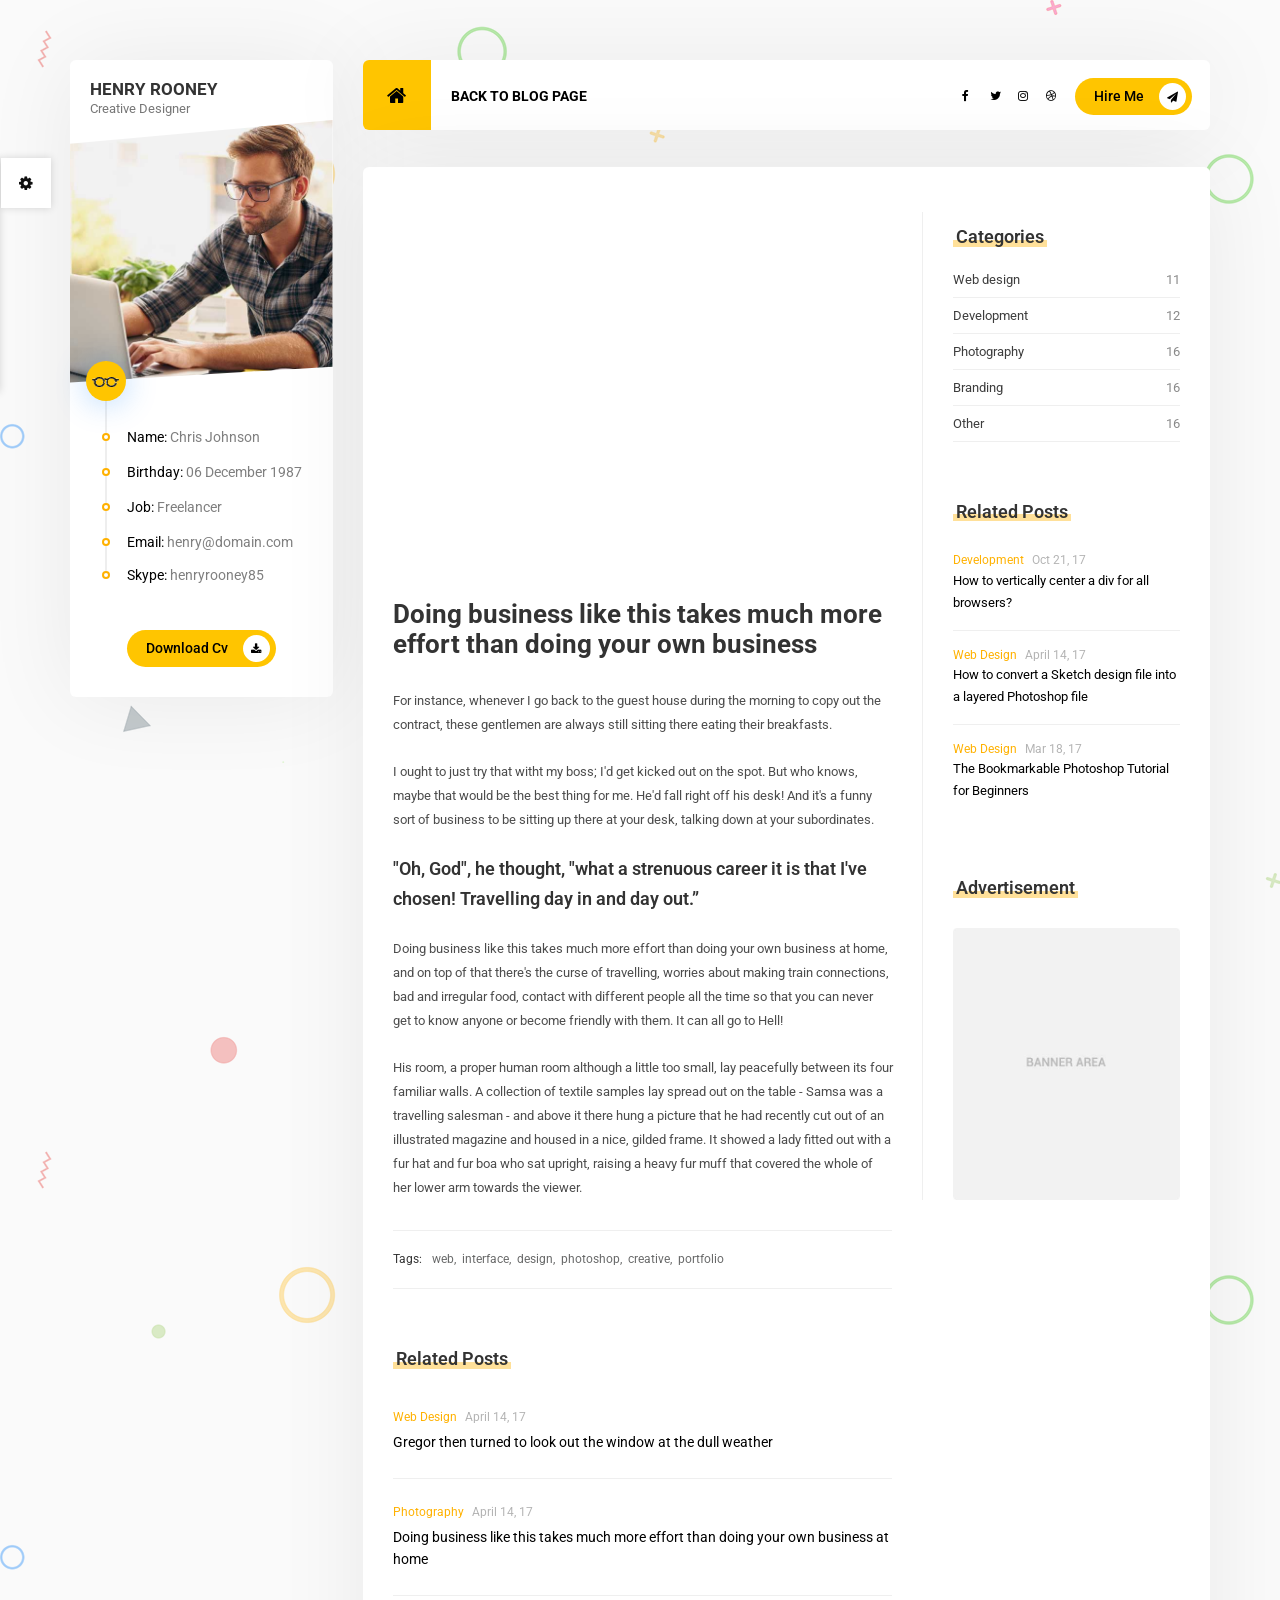
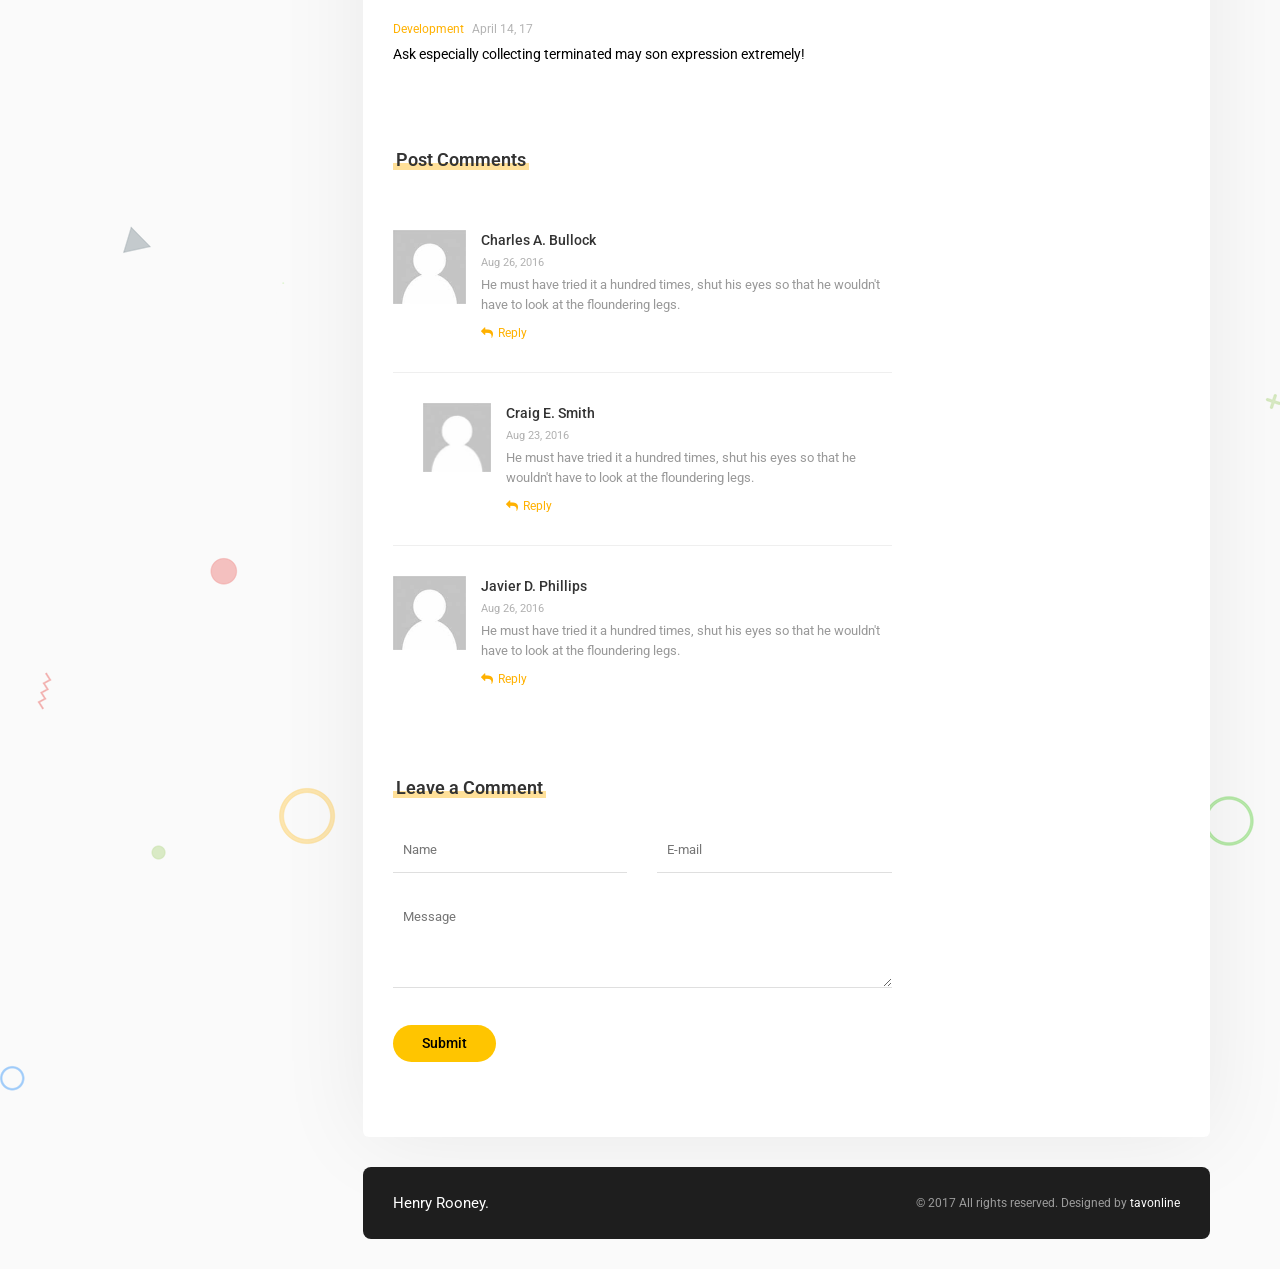
<file: blog-posts/blog-music-version.html>
<!doctype html>
<html lang="en">

<!-- Mirrored from https://mat-template.tavonline.co/default/blog-posts/blog-music-version.html by HTTrack Website Copier/3.x [XR&CO], Tue, 20 Oct 2026 17:33:28 GMT -->
<head>

<!-- Simple Page Needs
================================================== -->
<title>Mat</title>
<meta charset="UTF-8">
<meta name="description" content="Mat - Resume & vCard HTML Template">
<meta name="keywords" content="personal, vcard, portfolio">
<meta name="viewport" content="width=device-width, initial-scale=1.0">
    
<!-- Favicon
================================================== -->  
<link href="favicon.html" rel="shortcut icon" type="image/x-icon" />

<!-- CSS
================================================== -->
<link rel="stylesheet" href="../css/bootstrap.css"/>
<link rel="stylesheet" href="../css/reset.css"/>
<link rel="stylesheet" href="../cubeportfolio/css/cubeportfolio.min.css"/>
<link rel="stylesheet" href="../css/style.css"/>
<link rel="stylesheet" href="../css/colors/yellow.css" id="color" />
    
<!-- Google Web fonts
================================================== --> 
<link href="https://fonts.googleapis.com/css?family=Roboto:400,500,700,900" rel="stylesheet">

<!-- Font Icons
================================================== --> 
<link rel="stylesheet" href="../icon-fonts/font-awesome-4.7.0/css/font-awesome.min.css"/>
<link rel="stylesheet" href="../icon-fonts/web-design/flaticon.css" />

<!--[if lt IE 9]>
	<script src="http://html5shim.googlecode.com/svn/trunk/html5.js"></script>
<![endif]-->

</head>
<body>
 <!-- Preloading -->
<div id="preloader">
    <div class="spinner">
    </div>
</div>  
    
<!-- Wrapper --> 
<div class="wrapper top_60 container">
<div class="row">
        
<!-- Profile Section
================================================== --> 
<div class="col-lg-3 col-md-4">
    <div class="profile">
        <div class="profile-name">
            <span class="name">Henry Rooney</span><br>
            <span class="job">Creative Designer</span>
        </div>
        <figure class="profile-image">
            <img src="../images/profile.jpg" alt="">
        </figure> 
        <ul class="profile-information">
            <li><img src="../images/glasses.png" alt=""></li>
            <li><p><span>Name:</span> Chris Johnson</p></li>
            <li><p><span>Birthday:</span> 06 December 1987</p></li>
            <li><p><span>Job:</span> Freelancer</p></li>
            <li><p><span>Email:</span> henry@domain.com</p></li>
            <li><p><span>Skype:</span> henryrooney85</p></li>
        </ul>
        <div class="col-md-12">
            <button class="site-btn icon">Download Cv <i class="fa fa-download" aria-hidden="true"></i></button>
        </div>
    </div>
</div>

<!-- Page Tab Container Div -->   
<div id="ajax-tab-container" class="col-lg-9 col-md-8 tab-container">

<!-- Header
================================================== --> 
<div class="row">
    <header class="col-md-12">
        <nav>
            <div class="row">
                <!-- navigation bar -->
                <div class="col-md-8 col-sm-8 col-xs-4">
                    <ul class="tabs">
                        <li class="tab">
                            <a class="home-btn" href="../index.html"><i class="fa fa-home" aria-hidden="true"></i></a>
                        </li>
                        <li class="tab"><a href="../index.html#blog">BACK TO BLOG PAGE</a></li>
                    </ul>
                </div>
                <div class="col-md-4 col-sm-4 col-xs-8 dynamic">
                    <button class="pull-right site-btn icon hidden-xs">Hire Me <i class="fa fa-paper-plane" aria-hidden="true"></i></button>
                    <div class="hamburger pull-right hidden-lg hidden-md"><i class="fa fa-bars" aria-hidden="true"></i></div>
                    <div class="hidden-md social-icons pull-right"> 
                        <a class="fb" href="#"><i class="fa fa-facebook" aria-hidden="true"></i></a> 
                        <a class="tw" href="#"><i class="fa fa-twitter" aria-hidden="true"></i></a> 
                        <a class="ins" href="#"><i class="fa fa-instagram" aria-hidden="true"></i></a> 
                        <a class="dr" href="#"><i class="fa fa-dribbble" aria-hidden="true"></i></a> 
                    </div>
                </div>
            </div>
        </nav>
    </header>
</div>   
<!-- Page Content
================================================== --> 
<div id="content" class="panel-container col-md-12">
  
    <!-- Blog Page
    ================================================== --> 
    <div id="blog-post">
        <div class="row">
            <!--Blog Post-->
            <div class="col-md-8 post">
                <div class="blog-iframe">
                    <iframe height="350" scrolling="no" src="https://w.soundcloud.com/player/?url=https%3A//api.soundcloud.com/tracks/275486953&amp;auto_play=false&amp;hide_related=false&amp;show_comments=true&amp;show_user=true&amp;show_reposts=false&amp;visual=true"></iframe>
                </div>
                <div class="post-content">
                    <h1 class="blog-title bottom_30 top_30">Doing business like this takes much more effort than doing your own business</h1>
                    <p>For instance, whenever I go back to the guest house during the morning to copy out the contract, these gentlemen are always still sitting there eating their breakfasts. </p>
                    <br>
                    <p>I ought to just try that witht my boss; I'd get kicked out on the spot. But who knows, maybe that would be the best thing for me. He'd fall right off his desk! And it's a funny sort of business to be sitting up there at your desk, talking down at your subordinates. </p>
                    <br>
                    <blockquote>"Oh, God", he thought, "what a strenuous career it is that I've chosen! Travelling day in and day out.” </blockquote>
                    <br>
                    <p>Doing business like this takes much more effort than doing your own business at home, and on top of that there's the curse of travelling, worries about making train connections, bad and irregular food, contact with different people all the time so that you can never get to know anyone or become friendly with them. It can all go to Hell!</p>
                    <br>
                    <p>His room, a proper human room although a little too small, lay peacefully between its four familiar walls. A collection of textile samples lay spread out on the table - Samsa was a travelling salesman - and above it there hung a picture that he had recently cut out of an illustrated magazine and housed in a nice, gilded frame. It showed a lady fitted out with a fur hat and fur boa who sat upright, raising a heavy fur muff that covered the whole of her lower arm towards the viewer.</p>
                </div>
                <div class="tags top_30">
                    <span>Tags:</span>
                    <a href="#">web,</a>
                    <a href="#">interface,</a>
                    <a href="#">design,</a>
                    <a href="#">photoshop,</a>
                    <a href="#">creative,</a>
                    <a href="#">portfolio</a>
                </div>
                <!-- Related Post -->
                <div class="post-list">
                    <div class="section-title bottom_15 top_60"><span></span><h2>Related Posts</h2></div>
                    <ul>
                        <!-- a post -->
                        <li>
                            <a href="#">
                                <div class="info">Web Design <span>April 14, 17</span></div>
                                <p class="little-text">Gregor then turned to look out the window at the dull weather</p>
                            </a>
                        </li>
                        <!-- a post -->
                        <li>
                            <a href="#">
                                <div class="info">Photography <span>April 14, 17</span></div>
                                <p class="little-text">Doing business like this takes much more effort than doing your own business at home</p>
                            </a>
                        </li>
                        <!-- a post -->
                        <li>
                            <a href="#">
                                <div class="info">Development <span>April 14, 17</span></div>
                                <p class="little-text">Ask especially collecting terminated may son expression extremely!</p>
                            </a>
                        </li>
                    </ul>
                </div>
                <!-- Post Comments -->
                <div class="post-comment">
                    <div class="section-title bottom_30 top_60"><span></span><h2>Post Comments</h2></div>
                    <ul>
                        <!-- a comment -->
                        <li>
                            <div class="row">
                                <div class="col-md-2 col-sm-2 col-xs-3 person-img">
                                    <img src="../images/person.jpg" alt="">
                                </div>
                                <div class="col-md-10 col-sm-10 col-xs-9 comment-content">
                                    <div class="name">Charles A. Bullock</div> 
                                    <span class="date">Aug 26, 2016</span>   
                                    <p>He must have tried it a hundred times, shut his eyes so that he wouldn't have to look at the floundering legs.</p>
                                    <a href="#"><i class="fa fa-reply" aria-hidden="true"></i>Reply</a>
                                </div>
                            </div>
                        </li>
                        <!-- a comment -->
                        <li>
                            <div class="row reply">
                                <div class="col-md-2 col-sm-2 col-xs-3 person-img">
                                    <img src="../images/person.jpg" alt="">
                                </div>
                                <div class="col-md-10 col-sm-10 col-xs-9 comment-content">
                                    <div class="name">Craig E. Smith</div> 
                                    <span class="date">Aug 23, 2016</span>   
                                    <p>He must have tried it a hundred times, shut his eyes so that he wouldn't have to look at the floundering legs.</p>
                                    <a href="#"><i class="fa fa-reply" aria-hidden="true"></i>Reply</a>
                                </div>
                            </div>
                        </li>
                        <!-- a comment -->
                        <li>
                            <div class="row">
                                <div class="col-md-2 col-sm-2 col-xs-3 person-img">
                                    <img src="../images/person.jpg" alt="">
                                </div>
                                <div class="col-md-10 col-sm-10 col-xs-9 comment-content">
                                    <div class="name">Javier D. Phillips</div> 
                                    <span class="date">Aug 26, 2016</span>   
                                    <p>He must have tried it a hundred times, shut his eyes so that he wouldn't have to look at the floundering legs.</p>
                                    <a href="#"><i class="fa fa-reply" aria-hidden="true"></i>Reply</a>
                                </div>
                            </div>
                        </li>
                    </ul>   
                </div>
                <div class="leave-comment">
                    <div class="section-title bottom_30 top_60"><span></span><h2>Leave a Comment</h2></div>
                    <form class="site-form">
                        <div class="row">
                            <div class="col-md-6">
                                <input class="site-input" type="input" name="" placeholder="Name">
                            </div>
                            <div class="col-md-6">
                                <input class="site-input" type="input" name="" placeholder="E-mail">
                            </div>
                            <div class="col-md-12">
                                <textarea class="site-area" placeholder="Message"></textarea>
                            </div>
                            <div class="col-md-12 top_15 bottom_30">
                                <button class="site-btn" type="submit">Submit</button>
                            </div>
                        </div>
                    </form>   
                </div>
            </div> <!-- post end -->
            <!--Sidebar-->
            <div class="col-md-4 blog-sidebar">
                <!-- Category List -->
                <div class="category">
                    <div class="section-title bottom_15 top_15"><span></span><h3>Categories</h3></div>
                    <ul class="category-list">
                        <li><a href="#">Web design</a><span>11</span></li>
                        <li><a href="#">Development</a><span>12</span></li>
                        <li><a href="#">Photography</a><span>16</span></li>
                        <li><a href="#">Branding</a><span>16</span></li>
                        <li><a href="#">Other</a><span>16</span></li>
                    </ul>
                </div>
                <!-- Popular Post -->
                <div class="post-list">
                    <div class="section-title bottom_15 top_60"><span></span><h3>Related Posts</h3></div>
                    <ul>
                        <!-- a post -->
                        <li>
                            <a href="#">
                                <div class="info">Development <span>Oct 21, 17</span></div>
                                <p class="little-text">How to vertically center a div for all browsers?</p>
                            </a>
                        </li>
                        <!-- a post -->
                        <li>
                            <a href="#">
                                <div class="info">Web Design <span>April 14, 17</span></div>
                                <p class="little-text">How to convert a Sketch design file into a layered Photoshop file</p>
                            </a>
                        </li>
                        <!-- a post -->
                        <li>
                            <a href="#">
                                <div class="info">Web Design <span>Mar 18, 17</span></div>
                                <p class="little-text">The Bookmarkable Photoshop Tutorial for Beginners</p>
                            </a>
                        </li>
                    </ul>
                </div>
                <!-- Advertisement -->
                <div class="advertisement">
                    <div class="section-title bottom_30 top_60"><span></span><h3>Advertisement</h3></div>

                    <img src="../images/image.jpg" alt="">    
                </div>
            </div> 
        </div>
    </div>
    
</div><!-- Content - End -->
 
<!-- Footer
================================================== --> 
<footer>
    <div class="footer col-md-12 top_30 bottom_30">
        <div class="name col-md-4 hidden-md hidden-sm hidden-xs">Henry Rooney.</div>
        <div class="copyright col-md-8">© 2017 All rights reserved. Designed by <a href="https://themeforest.net/user/tavonline">tavonline</a> </div>  
    </div>
</footer>
    
</div> <!-- Tab Container - End -->
</div> <!-- Row - End --> 
</div> <!-- Wrapper - End -->   

<!-- Javascripts
================================================== -->  
<script src="../js/jquery-2.1.4.min.js"></script> 
<script src="../cubeportfolio/js/jquery.cubeportfolio.min.js"></script>
<script src="../js/bootstrap.min.js"></script> 
<script src="../js/jquery.easytabs.min.js"></script>
<script src="../js/main.js"></script>
<!-- for color alternatives -->
<script src="../js/jquery.cookie-1.4.1.min.js"></script>
<script src="../js/subpage-demo.js"></script>
<link rel="stylesheet" href="../css/Demo.min.css" />

</body>

<!-- Mirrored from https://mat-template.tavonline.co/default/blog-posts/blog-music-version.html by HTTrack Website Copier/3.x [XR&CO], Tue, 20 Oct 2026 17:33:28 GMT -->
</html>
</file>
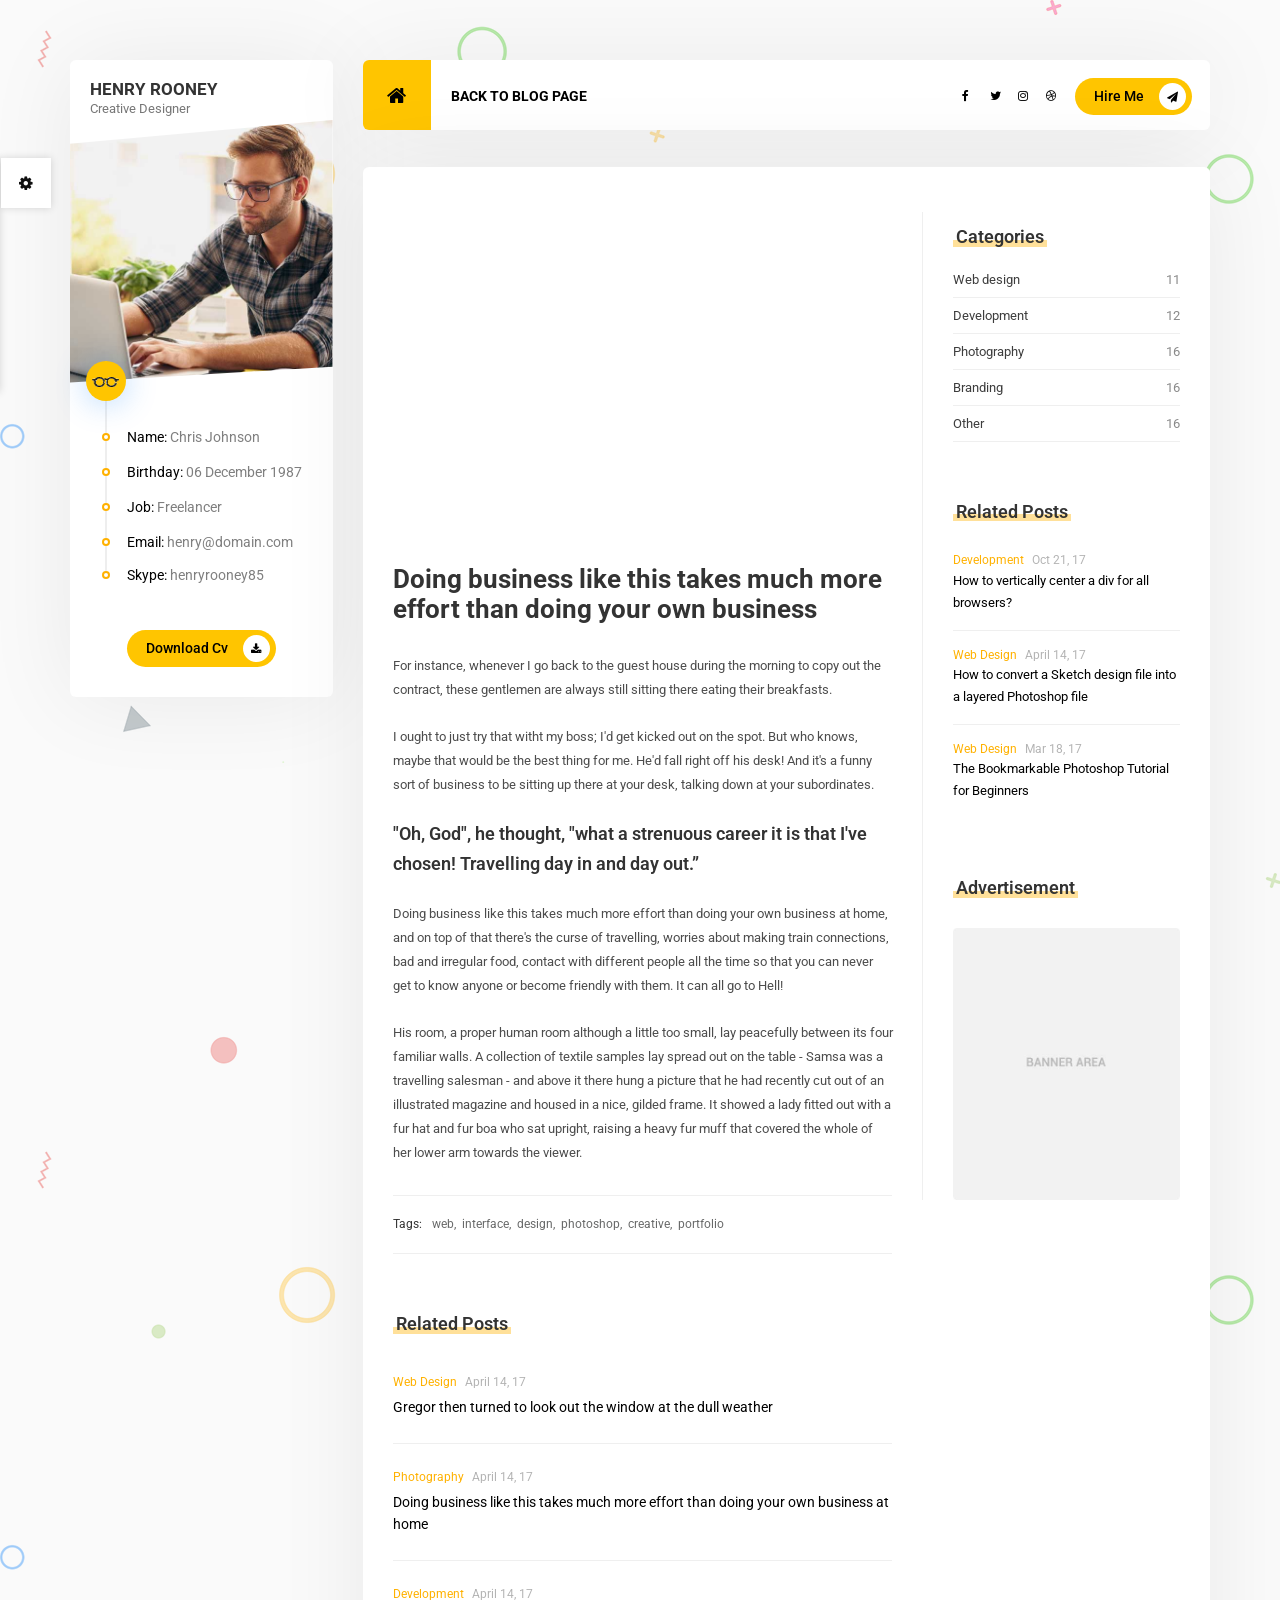
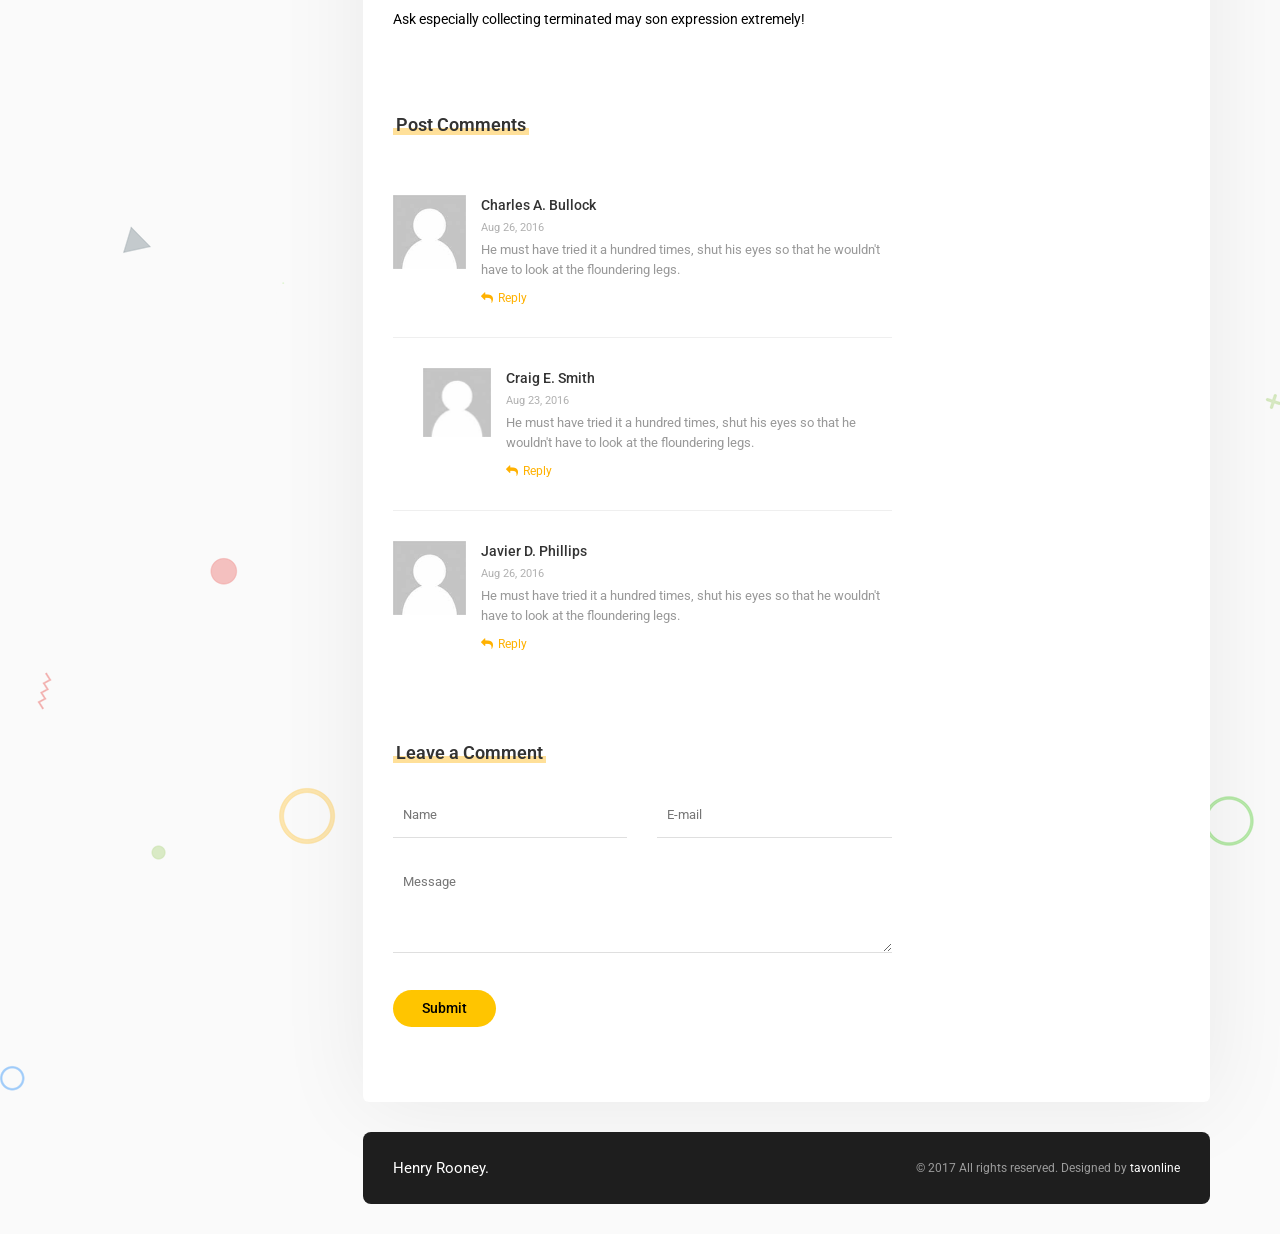
<file: blog-posts/blog-video-version.html>
<!doctype html>
<html lang="en">

<!-- Mirrored from https://mat-template.tavonline.co/default/blog-posts/blog-video-version.html by HTTrack Website Copier/3.x [XR&CO], Tue, 20 Oct 2026 17:33:28 GMT -->
<head>

<!-- Simple Page Needs
================================================== -->
<title>Mat</title>
<meta charset="UTF-8">
<meta name="description" content="Mat - Resume & vCard HTML Template">
<meta name="keywords" content="personal, vcard, portfolio">
<meta name="viewport" content="width=device-width, initial-scale=1.0">
    
<!-- Favicon
================================================== -->  
<link href="favicon.html" rel="shortcut icon" type="image/x-icon" />

<!-- CSS
================================================== -->
<link rel="stylesheet" href="../css/bootstrap.css"/>
<link rel="stylesheet" href="../css/reset.css"/>
<link rel="stylesheet" href="../cubeportfolio/css/cubeportfolio.min.css"/>
<link rel="stylesheet" href="../css/style.css"/>
<link rel="stylesheet" href="../css/colors/yellow.css" id="color" />
    
<!-- Google Web fonts
================================================== --> 
<link href="https://fonts.googleapis.com/css?family=Roboto:400,500,700,900" rel="stylesheet">

<!-- Font Icons
================================================== --> 
<link rel="stylesheet" href="../icon-fonts/font-awesome-4.7.0/css/font-awesome.min.css"/>
<link rel="stylesheet" href="../icon-fonts/web-design/flaticon.css" />

<!--[if lt IE 9]>
	<script src="http://html5shim.googlecode.com/svn/trunk/html5.js"></script>
<![endif]-->

</head>
<body>
 <!-- Preloading -->
<div id="preloader">
    <div class="spinner">
    </div>
</div>  
    
<!-- Wrapper --> 
<div class="wrapper top_60 container">
<div class="row">
        
<!-- Profile Section
================================================== --> 
<div class="col-lg-3 col-md-4">
    <div class="profile">
        <div class="profile-name">
            <span class="name">Henry Rooney</span><br>
            <span class="job">Creative Designer</span>
        </div>
        <figure class="profile-image">
            <img src="../images/profile.jpg" alt="">
        </figure> 
        <ul class="profile-information">
            <li><img src="../images/glasses.png" alt=""></li>
            <li><p><span>Name:</span> Chris Johnson</p></li>
            <li><p><span>Birthday:</span> 06 December 1987</p></li>
            <li><p><span>Job:</span> Freelancer</p></li>
            <li><p><span>Email:</span> henry@domain.com</p></li>
            <li><p><span>Skype:</span> henryrooney85</p></li>
        </ul>
        <div class="col-md-12">
            <button class="site-btn icon">Download Cv <i class="fa fa-download" aria-hidden="true"></i></button>
        </div>
    </div>
</div>

<!-- Page Tab Container Div -->   
<div id="ajax-tab-container" class="col-lg-9 col-md-8 tab-container">

<!-- Header
================================================== --> 
<div class="row">
    <header class="col-md-12">
        <nav>
            <div class="row">
                <!-- navigation bar -->
                <div class="col-md-8 col-sm-8 col-xs-4">
                    <ul class="tabs">
                        <li class="tab">
                            <a class="home-btn" href="../index.html"><i class="fa fa-home" aria-hidden="true"></i></a>
                        </li>
                        <li class="tab"><a href="../index.html#blog">BACK TO BLOG PAGE</a></li>
                    </ul>
                </div>
                <div class="col-md-4 col-sm-4 col-xs-8 dynamic">
                    <button class="pull-right site-btn icon hidden-xs">Hire Me <i class="fa fa-paper-plane" aria-hidden="true"></i></button>
                    <div class="hamburger pull-right hidden-lg hidden-md"><i class="fa fa-bars" aria-hidden="true"></i></div>
                    <div class="hidden-md social-icons pull-right"> 
                        <a class="fb" href="#"><i class="fa fa-facebook" aria-hidden="true"></i></a> 
                        <a class="tw" href="#"><i class="fa fa-twitter" aria-hidden="true"></i></a> 
                        <a class="ins" href="#"><i class="fa fa-instagram" aria-hidden="true"></i></a> 
                        <a class="dr" href="#"><i class="fa fa-dribbble" aria-hidden="true"></i></a> 
                    </div>
                </div>
            </div>
        </nav>
    </header>
</div>   
<!-- Page Content
================================================== --> 
<div id="content" class="panel-container col-md-12">
  
    <!-- Blog Page
    ================================================== --> 
    <div id="blog-post">
        <div class="row">
            <!--Blog Post-->
            <div class="col-md-8 post">
                <div class="blog-iframe">
                    <iframe height="315" src="https://www.youtube.com/embed/caTkcpPmq_s?rel=0&amp;controls=0&amp;showinfo=0" frameborder="0" gesture="media" allow="encrypted-media" allowfullscreen></iframe>
                </div>
                <div class="post-content">
                    <h1 class="blog-title bottom_30 top_30">Doing business like this takes much more effort than doing your own business</h1>
                    <p>For instance, whenever I go back to the guest house during the morning to copy out the contract, these gentlemen are always still sitting there eating their breakfasts. </p>
                    <br>
                    <p>I ought to just try that witht my boss; I'd get kicked out on the spot. But who knows, maybe that would be the best thing for me. He'd fall right off his desk! And it's a funny sort of business to be sitting up there at your desk, talking down at your subordinates. </p>
                    <br>
                    <blockquote>"Oh, God", he thought, "what a strenuous career it is that I've chosen! Travelling day in and day out.” </blockquote>
                    <br>
                    <p>Doing business like this takes much more effort than doing your own business at home, and on top of that there's the curse of travelling, worries about making train connections, bad and irregular food, contact with different people all the time so that you can never get to know anyone or become friendly with them. It can all go to Hell!</p>
                    <br>
                    <p>His room, a proper human room although a little too small, lay peacefully between its four familiar walls. A collection of textile samples lay spread out on the table - Samsa was a travelling salesman - and above it there hung a picture that he had recently cut out of an illustrated magazine and housed in a nice, gilded frame. It showed a lady fitted out with a fur hat and fur boa who sat upright, raising a heavy fur muff that covered the whole of her lower arm towards the viewer.</p>
                </div>
                <div class="tags top_30">
                    <span>Tags:</span>
                    <a href="#">web,</a>
                    <a href="#">interface,</a>
                    <a href="#">design,</a>
                    <a href="#">photoshop,</a>
                    <a href="#">creative,</a>
                    <a href="#">portfolio</a>
                </div>
                <!-- Related Post -->
                <div class="post-list">
                    <div class="section-title bottom_15 top_60"><span></span><h2>Related Posts</h2></div>
                    <ul>
                        <!-- a post -->
                        <li>
                            <a href="#">
                                <div class="info">Web Design <span>April 14, 17</span></div>
                                <p class="little-text">Gregor then turned to look out the window at the dull weather</p>
                            </a>
                        </li>
                        <!-- a post -->
                        <li>
                            <a href="#">
                                <div class="info">Photography <span>April 14, 17</span></div>
                                <p class="little-text">Doing business like this takes much more effort than doing your own business at home</p>
                            </a>
                        </li>
                        <!-- a post -->
                        <li>
                            <a href="#">
                                <div class="info">Development <span>April 14, 17</span></div>
                                <p class="little-text">Ask especially collecting terminated may son expression extremely!</p>
                            </a>
                        </li>
                    </ul>
                </div>
                <!-- Post Comments -->
                <div class="post-comment">
                    <div class="section-title bottom_30 top_60"><span></span><h2>Post Comments</h2></div>
                    <ul>
                        <!-- a comment -->
                        <li>
                            <div class="row">
                                <div class="col-md-2 col-sm-2 col-xs-3 person-img">
                                    <img src="../images/person.jpg" alt="">
                                </div>
                                <div class="col-md-10 col-sm-10 col-xs-9 comment-content">
                                    <div class="name">Charles A. Bullock</div> 
                                    <span class="date">Aug 26, 2016</span>   
                                    <p>He must have tried it a hundred times, shut his eyes so that he wouldn't have to look at the floundering legs.</p>
                                    <a href="#"><i class="fa fa-reply" aria-hidden="true"></i>Reply</a>
                                </div>
                            </div>
                        </li>
                        <!-- a comment -->
                        <li>
                            <div class="row reply">
                                <div class="col-md-2 col-sm-2 col-xs-3 person-img">
                                    <img src="../images/person.jpg" alt="">
                                </div>
                                <div class="col-md-10 col-sm-10 col-xs-9 comment-content">
                                    <div class="name">Craig E. Smith</div> 
                                    <span class="date">Aug 23, 2016</span>   
                                    <p>He must have tried it a hundred times, shut his eyes so that he wouldn't have to look at the floundering legs.</p>
                                    <a href="#"><i class="fa fa-reply" aria-hidden="true"></i>Reply</a>
                                </div>
                            </div>
                        </li>
                        <!-- a comment -->
                        <li>
                            <div class="row">
                                <div class="col-md-2 col-sm-2 col-xs-3 person-img">
                                    <img src="../images/person.jpg" alt="">
                                </div>
                                <div class="col-md-10 col-sm-10 col-xs-9 comment-content">
                                    <div class="name">Javier D. Phillips</div> 
                                    <span class="date">Aug 26, 2016</span>   
                                    <p>He must have tried it a hundred times, shut his eyes so that he wouldn't have to look at the floundering legs.</p>
                                    <a href="#"><i class="fa fa-reply" aria-hidden="true"></i>Reply</a>
                                </div>
                            </div>
                        </li>
                    </ul>   
                </div>
                <div class="leave-comment">
                    <div class="section-title bottom_30 top_60"><span></span><h2>Leave a Comment</h2></div>
                    <form class="site-form">
                        <div class="row">
                            <div class="col-md-6">
                                <input class="site-input" type="input" name="" placeholder="Name">
                            </div>
                            <div class="col-md-6">
                                <input class="site-input" type="input" name="" placeholder="E-mail">
                            </div>
                            <div class="col-md-12">
                                <textarea class="site-area" placeholder="Message"></textarea>
                            </div>
                            <div class="col-md-12 top_15 bottom_30">
                                <button class="site-btn" type="submit">Submit</button>
                            </div>
                        </div>
                    </form>   
                </div>
            </div> <!-- post end -->
            <!--Sidebar-->
            <div class="col-md-4 blog-sidebar">
                <!-- Category List -->
                <div class="category">
                    <div class="section-title bottom_15 top_15"><span></span><h3>Categories</h3></div>
                    <ul class="category-list">
                        <li><a href="#">Web design</a><span>11</span></li>
                        <li><a href="#">Development</a><span>12</span></li>
                        <li><a href="#">Photography</a><span>16</span></li>
                        <li><a href="#">Branding</a><span>16</span></li>
                        <li><a href="#">Other</a><span>16</span></li>
                    </ul>
                </div>
                <!-- Popular Post -->
                <div class="post-list">
                    <div class="section-title bottom_15 top_60"><span></span><h3>Related Posts</h3></div>
                    <ul>
                        <!-- a post -->
                        <li>
                            <a href="#">
                                <div class="info">Development <span>Oct 21, 17</span></div>
                                <p class="little-text">How to vertically center a div for all browsers?</p>
                            </a>
                        </li>
                        <!-- a post -->
                        <li>
                            <a href="#">
                                <div class="info">Web Design <span>April 14, 17</span></div>
                                <p class="little-text">How to convert a Sketch design file into a layered Photoshop file</p>
                            </a>
                        </li>
                        <!-- a post -->
                        <li>
                            <a href="#">
                                <div class="info">Web Design <span>Mar 18, 17</span></div>
                                <p class="little-text">The Bookmarkable Photoshop Tutorial for Beginners</p>
                            </a>
                        </li>
                    </ul>
                </div>
                <!-- Advertisement -->
                <div class="advertisement">
                    <div class="section-title bottom_30 top_60"><span></span><h3>Advertisement</h3></div>

                    <img src="../images/image.jpg" alt="">    
                </div>
            </div> 
        </div>
    </div>
    
</div><!-- Content - End -->
 
<!-- Footer
================================================== --> 
<footer>
    <div class="footer col-md-12 top_30 bottom_30">
        <div class="name col-md-4 hidden-md hidden-sm hidden-xs">Henry Rooney.</div>
        <div class="copyright col-md-8">© 2017 All rights reserved. Designed by <a href="https://themeforest.net/user/tavonline">tavonline</a> </div>  
    </div>
</footer>
    
</div> <!-- Tab Container - End -->
</div> <!-- Row - End --> 
</div> <!-- Wrapper - End -->   

<!-- Javascripts
================================================== -->  
<script src="../js/jquery-2.1.4.min.js"></script> 
<script src="../cubeportfolio/js/jquery.cubeportfolio.min.js"></script>
<script src="../js/bootstrap.min.js"></script> 
<script src="../js/jquery.easytabs.min.js"></script>
<script src="../js/main.js"></script>
<!-- for color alternatives -->
<script src="../js/jquery.cookie-1.4.1.min.js"></script>
<script src="../js/subpage-demo.js"></script>
<link rel="stylesheet" href="../css/Demo.min.css" />

</body>

<!-- Mirrored from https://mat-template.tavonline.co/default/blog-posts/blog-video-version.html by HTTrack Website Copier/3.x [XR&CO], Tue, 20 Oct 2026 17:33:28 GMT -->
</html>
</file>
<file: css/style.css>
/* --------------------------------- */
/* Css Styles                        */
/*---------------------------------- */

/**
	Mat - vCard Template
	Author : Tavonline
	Copyright 2017

/* Table of Content
==================================================
	
	1. Body and Core Css
	2. Profile Section
	3. Navigation
	4. Home Section
	5. Resume Section
    6. Portfolio Section
    7. Blog Section
    8. Testimonial Section
    9. Contact Section
    10. Footer Section
    11. Realtor Portfolio 
    12. Photo Gallery Widgets
    13. Table Widget
    14. Pricing Widget
    15. Events Widget
    16. Discography Widget
    17. Responsive

/*------------------------ 1 Body and Core Css ------------------------*/		


.portfolio img.item{
    width: 100%;
}

body{
    font-family: 'Roboto', sans-serif;
    background:#fafafa;
    overflow-x: hidden;
    position: relative;
    background: url(../images/bg.png) #fafafa;
}

.geometric-shapes{
    position: absolute;
    width: 100%;
}

html{
	height: 100%;
}

/* Typography */

hr{
    width: 100%;
    background: #efefef;
}

.blog-title{
    font-size: 26px;
    font-weight: bold;
    line-height: 30px;
}

.page-title i{
    font-size: 18px;
    color: #d2d2d2;
}

.timeline-title{
    font-size: 18px;
    font-weight: 500;
    margin-left: 25px;
    line-height: 30px;
}

.section-title{
    position: relative;
    display: inline-block;    
    padding: 0 3px;
}

.section-title h1, .section-title h2, .section-title h3, .section-title h4 ,.section-title h5{
    font-size: 18px;
    font-weight: 600;
    position: relative;
}

.section-title span{
    position: absolute;
    height: 7px;
    width: 100%;
    bottom: 0;
    opacity: 0.4;    
    left:0;
}

.site-btn{
    font-size: 14px;
    font-weight: 500;
    border: 0;
    border-radius: 50px;
    -webkit-border-radius: 50px;
    -moz-border-radius: 50px;
    padding: 1px 29px;
    line-height: 35px;
}

.site-btn.black{
    background: #000 !important;
}

.cbp-l-loadMore-link.site-btn{
    font-family: 'Roboto', sans-serif !important;
    font-size: 14px !important;
    font-weight: 500 !important;
    border: 0 !important;
    border-radius: 50px;
    -webkit-border-radius: 50px;
    -moz-border-radius: 50px;
    padding: 1px 29px !important;
    line-height: 35px !important;
}

.site-btn:hover{
   transition: all ease 0.3s;   
}

.site-btn.icon{
    text-align: left;
    padding: 1px 6px 1px 19px;
}

.site-btn.icon i{
    color: #000;
    background: #fff;
    margin-left: 15px;
    border-radius: 50px;
    font-size: 11px;
    height: 27px;
    width: 27px;
    float: right;
    text-align: center;
    line-height: 29px;    
    margin-top: 4px;
}

#content{
    background: #fff;
    box-shadow: 0px 2px 92px 0px rgba(0, 0, 0, 0.07);
    -webkit-box-shadow: 0px 2px 92px 0px rgba(0, 0, 0, 0.07);
    -moz-box-shadow: 0px 2px 92px 0px rgba(0, 0, 0, 0.07);
}


p{
    font-size: 13px;
    color: #4c4c4c;
    line-height: 24px;
 }

.little-text{
    color: #989898;
    font-weight: 400;
    line-height: 18px;
}

blockquote {
    font-weight: 600;
    font-size: 18px;
    line-height: 30px;
}

h1{
    font-size: 50px;
    font-weight: 500;  
}

h2{
    font-size: 43px;
    font-weight: 500;
}

h3{
    font-size: 37px;
    font-weight: 500;  
}

h4{
    font-size: 32px;
    font-weight: 500;
}

h5{
    font-size: 26px;
    font-weight: 500;
}

h6{
    font-size: 20px;
    font-weight: 500;
}


/* Margins & Paddings */

.top_15{
    margin-top: 15px;
}

.top_30{
    margin-top: 30px;
}

.top_45{
    margin-top: 45px;
}

.top_60{
    margin-top: 60px;
}

.top_90{
    margin-top: 90px;
}

.top_120{
    margin-top: 120px;
}

.padding_30{
   padding-top: 30px; 
}

.padding_45{
   padding-top: 45px; 
}

.padding_50{
   padding-top: 50px; 
}

.padding_60{
   padding-top: 60px; 
}

.padding_90{
   padding-top: 90px; 
}

.bottom_15{
    margin-bottom: 15px;
}

.bottom_30{
    margin-bottom: 30px;
}

.bottom_45{
    margin-bottom: 45px;
}

.bottom_60{
    margin-bottom: 60px;
}

.bottom_90{
    margin-bottom: 90px;
}

.bottom_120{
    margin-bottom: 120px;
}

.padbot_15{
    padding-bottom: 15px;
}

.padbot_30{
    padding-bottom: 30px;
}

.padbot_45{
    padding-bottom: 45px;
}

.padbot_50{
    padding-bottom: 50px;
}

.padbot_60{
    padding-bottom: 60px;
}


/*Spinner*/

#preloader {
    background-color:#fff;
    position: fixed;
    top:0;
    left:0;
    width: 100%;
    height: 100%; 
    z-index: 1000;
    display:table;
    text-align: center;
}

@keyframes spinner {
  to {transform: rotate(360deg);}
}
 
.spinner:before {
    content: '';
    box-sizing: border-box;
    position: absolute;
    top: 50%;
    left: 50%;
    width: 60px;
    height: 60px;
    margin-top: -30px;
    margin-left: -30px;
    border-radius: 50%;
    border: 1px solid #ccc;
    animation: spinner .6s linear infinite;
}

.spinner:after{
    content: '';
    position: absolute;
    top: 50%;
    left: 50%;
    width: 50px;
    height: 50px;
    margin-top: -25px;
    margin-left: -25px;
    border-radius: 50px;
    background: url(../images/spinner.jpg) center center;
}

/*------------------------ 2 Profile Section ------------------------*/

.profile{
    background: #fff;
    border-radius: 6px;
    -moz-border-radius: 6px;
    -webkit-border-radius: 6px;
    -o-border-radius: 6px;
    width: 100%;
    display: inline-block;    
    box-shadow: 0px 2px 92px 0px rgba(0, 0, 0, 0.07);
    -webkit-box-shadow: 0px 2px 92px 0px rgba(0, 0, 0, 0.07);
    -moz-box-shadow: 0px 2px 92px 0px rgba(0, 0, 0, 0.07);
}

.profile-name{
    line-height: 18px;
    padding: 20px;
}

.profile .name{
    text-transform: uppercase;
    font-size: 17px;
    font-weight: bold;
}

.profile .job{
    font-size: 13px;
    color: #777777;
}

.profile-image {
    margin-top: -18px;
    -webkit-clip-path: polygon(0 9%, 100% 0, 100% 94%, 0% 100%);
    clip-path: polygon(0 9%, 100% 0, 100% 94%, 0% 100%);
}

.profile-image img{
    width: 100%;
}

ul.profile-information{
    list-style: none;
    margin: 8px 0px 8px 35px;
}

ul.profile-information li{
    border-left: solid 2px #eee;
    padding: 0 0 23px 20px;
    font-size: 14px;
    color: #787878;
}

ul.profile-information li p{
    font-size: 13.5px;
    color: #7F7F7F;
    line-height: 12px;
}

ul.profile-information li:last-child{
    border: 0;
    margin-left: 2px;
    margin-top: -2px;
}

ul.profile-information li:before{
    content: "";
    border: solid 2px;
    width: 8px;
    height: 8px;
    border-radius: 50px;
    -moz-border-radius: 50px;
    -webkit-border-radius: 50px;
    font-size: 8px;
    margin-left: -25px;
    margin-top: 2px;
    font-weight: 400;
    background: #fff;
    display: block;
    position: absolute;
}

ul.profile-information li span{
    color: #000;
}


ul.profile-information li:first-child{
    padding-bottom: 10px;    
    padding-left: 30px;
    position: relative;
}

ul.profile-information li:first-child img {
    margin: -44px -44px;
    display: inline-block;
    position: absolute;
    width: 25px;
}

ul.profile-information li:first-child:before{
    /*content: '\f2c0';
    font-family: FontAwesome;
    font-size: 13.5px;*/
    margin-left: -51px;
    margin-top: -30px;
    margin-bottom: 20px;
    position: relative;
    border: 0;
    width: 40px;
    height: 40px;
    padding: 11px 14px;
  box-shadow: 0px 2px 32px 0px rgba(4, 123, 248, 0.3);
}

ul.profile-information li:first-child:after{
    background: url(../images/glasses-w.png) no-repeat;
    content: '';
    width: 30px;
    height: 10px;
    position: absolute;
    top: 0;
    left: 0;
    margin: 16px -15px;
    background-size: 27px 10px;
}

.profile .site-btn{
    margin: 18px auto 30px;
    display: block;
}


/*------------------------ 3 Navigation ------------------------*/

header nav{
    background: #fff;
    display: inline-block;
    border-radius: 6px;
    -moz-border-radius: 6px;
    -webkit-border-radius: 6px;
    height: 70px;
    width: 100%;
    margin-bottom: 30px;
    line-height: 70px;
    box-shadow: 0px 2px 92px 0px rgba(0, 0, 0, 0.07);
    -webkit-box-shadow: 0px 2px 92px 0px rgba(0, 0, 0, 0.07);
    -moz-box-shadow: 0px 2px 92px 0px rgba(0, 0, 0, 0.07);
}

header nav ul li{
    float: left;
}

header nav ul li a{
    font-size: 14px;
    font-weight: bold;
    color: #000;
    padding: 0 10px;
    line-height: 73px;
    display: block;
}

header nav ul li a:hover{
    transition: all ease 0.3s;
    -webkit-transition: all ease 0.3s;
    -moz-transition: all ease 0.3s;   
}

header nav ul li a:after{
    border-right: 1px solid #dfdfdf;
}

header nav a.home-btn{
    color: #fff;
    border-radius: 6px 0 0 6px;
    -webkit-border-radius: 6px 0 0 6px;
    -moz-border-radius: 6px 0 0 6px;
    padding: 0px 24px;
    float: left;
    height: 70px;
    line-height: 70px;
    margin-right: 10px;
    transition: all ease 0.4s;    
    line-height: 77px;
}

header nav a.home-btn:hover{
    transition: all ease 0.3s;
    -webkit-transition: all ease 0.3s;
    -moz-transition: all ease 0.3s;
}

header nav a.home-btn i{
    font-size: 21px;
}

header nav .site-btn{
    margin: 18px 18px 0 5px;  
}

.social-icons a {
    color: #000;
    font-size: 12px;
    transition: all ease 0.2s;
    width: 24px;
    height: 18px;
    display: inline-block;
}


.social-icons a:hover {
    font-size: 14px;
}

.fb:hover{
    color: #3b5998!important;
    transition: all ease 0.2s;
}

.tw:hover{
    color: #55acee!important;
    transition: all ease 0.2s;
}

.ins:hover{
    color: #cd486b!important;
    transition: all ease 0.2s;
}

.bh:hover{
    color: #1769ff!important;
    transition: all ease 0.2s;
}

.dr:hover{
    color: #ea4c89!important;
    transition: all ease 0.2s;
}

header nav .menuout{
    z-index: 10
}

header nav .menuout{
    display: none;
} 

/*------------------------ 4 Home Section ------------------------*/

#content{
    min-height: 500px;
    border-radius: 6px;
    -moz-border-radius: 6px;
    -webkit-border-radius: 6px;
    padding: 15px;
}

section{
    padding-left: 30px !important;
    padding-right: 30px !important;
}

section.line{
    border-bottom: solid 1px #efefef;
}

section:last-child{
    border:0;
}

section.graybg{
    background: #fafafa;
}

.services .service span.title{
    font-size: 14px;
    font-weight: 500;
    line-height: 30px;
}

.clients .client{
    background: #fff;
    padding: 18px;
    border-radius: 8px;
    box-shadow: 0px 0px 48px 0px rgba(4, 6, 4, 0.08);
    width: 100%;    
    padding: 26px 16px;
}
/*
.clients .col-md-3:nth-child(2) .client {
    padding: 23px 18px;
}*/


.clients .client img {
    width: 100%;
}

.service .icon i:before {
    font-size: 44px;
    margin-left: 0;
}

.service{
    background: #fff;
    border-radius: 8px;
    -webkit-border-radius: 8px;
    -moz-border-radius: 8px;
    padding: 20px;
   box-shadow: 0px 0px 48px 0px rgba(4, 6, 4, 0.08);
   min-height: 186px;
}

/*------------------------ 5 Resume Section ------------------------*/

ul.timeline{
    margin-left: 10px;
}

.timeline li{
    border-left: solid 2px #ececec;
    list-style: none;
    padding: 0 0 40px 30px;
}

.timeline li:before{
    content: "";
    border: solid 2px;
    width: 8px;
    height: 8px;
    border-radius: 50px;
    -moz-border-radius: 50px;
    -webkit-border-radius: 50px;
    font-size: 8px;
    margin-left: -35px;
    font-weight: 400;
    background: #fff;
    display: block;
    position: absolute;
    margin-top: -1px;
}

.timeline li .line-title{
    font-size: 16px;
    line-height: 6px;
}

.timeline li:first-child{
    padding: 0 0 60px 19px;
}

.timeline li:first-child:before{
    border: 0;
    background: none;
    position: relative;
}

.timeline li:first-child i{
    float: left;
    margin-left: -30px;
    padding: 18px 16px;
    border-radius: 30px;
    margin: -13px -45px;
    background: #fff;
    width: 53px;
    text-align: center;
}

.timeline li .section-title{
    padding-left: 20px;
}

.timeline li span {
    font-size: 12px;
    padding: 9px 0;
    display: block;
}

.timeline li:last-child{
    border: 0;
    margin-left: 2px;
}

/* Skills */

.skill-list li {
    list-style: none;
}

.skill-list h3 {
    font-size: 12px;
}

.skill-list .progress {
    margin: 10px 0 20px;
    display: block;
    height: 5px;
    position: relative;
    width: 100%;
    overflow: visible;
    border-radius: 50px;
    -moz-border-radius: 50px;
    -webkit-border-radius: 50px;
    -ms-border-radius: 50px;
    -o-border-radius: 50px;
    background: #dfdfdf;
    box-shadow: 0;
}

.skill-list .progress .percentage {
    border-radius: 50px 0 0 50px;
    -moz-border-radius: 50px 0 0 50px;
    -webkit-border-radius: 50px 0 0 50px;
    -ms-border-radius: 50px 0 0 50px;
    -o-border-radius: 50px 0 0 50px;
    bottom: 0;
    position: absolute;
    top: 0;
}


/*------------------------ 6 Portfolio Section ------------------------*/


#portfolio .cbp-item{
    padding: 15px !important;
}

#portfolio section {
    padding-left: 15px !important;
    padding-right: 15px !important;
}

#portfolio .cbp-item-wrapper {
    border-radius: 6px;
    -webkit-border-radius:6px;
    -moz-border-radius: 6px;
    display: inline-block;
    overflow: hidden;
    box-shadow: 0px 0px 48px 0px rgba(4, 6, 4, 0.08);
    -webkit-box-shadow: 0px 0px 48px 0px rgba(4, 6, 4, 0.08);
    -moz-box-shadow: 0px 0px 48px 0px rgba(4, 6, 4, 0.08);
/*    transition: all ease 0.3s;
    -webkit-transition: all ease 0.3s;
    -moz-transition: all ease 0.3s;*/
}

.content-header{
    z-index: 5;
}

#portfolio .cbp-item-wrapper:hover {
    transition: all ease 0.3s;
    -webkit-transition: all ease 0.3s;
    -moz-transition: all ease 0.3s;
    box-shadow: 0px 0px 20px 0px rgba(4, 6, 4, 0.08);
    -webkit-box-shadow: 0px 0px 20px 0px rgba(4, 6, 4, 0.08);
    -moz-box-shadow: 0px 0px 20px 0px rgba(4, 6, 4, 0.08);
}

#portfolio .cbp-item figure img, .work figure{
    width: 100%;
}

#portfolio .cbp-item figcaption .title{
    font-size: 14px;
    color: #000;
}

#portfolio .cbp-item figcaption{
    padding: 14px;
}

#portfolio .cbp-item figcaption .info{
    font-size: 13px;
    color: #989898;
    line-height: 18px;
    display: block;
} 

#portfolio #filters-container .cbp-filter-item{
    font-size: 14px;
    color: #787878;
    cursor: pointer;
    float: left;
    margin-right: 15px;
}

#portfolio .cbp-item:hover figure .icon{
    opacity: 0.9;
    transition: all ease 0.3s;
    -webkit-transition: all ease 0.3s;
    -moz-transition: all ease 0.3s;
    transform: translate(0,-25px);
    -webkit-transform: translate(0,-25px);
    -moz-transform: translate(0,-25px);
}


#portfolio .cbp-item figure .icon {
    position: absolute;
    left: 0;
    right: 0;
    text-align: center;
    opacity: 0;
    display: table-cell;
    vertical-align: middle;
    top: 50%;
    margin-top: -20px;
    transition: all ease 0.3s;
}

#portfolio .cbp-item figure .icon i{
    color: #fff;
    padding: 17px 0 16px;
    min-width: 50px;
    border-radius: 50px;
    text-align: center;
    transition: all ease 0.3s;
    text-align: center;
    background: rgba(3, 122, 249, 0.80);
}

#portfolio .cbp-item figure .icon i:before{
    font-size: 18px;
}


/* portfolio content */

.portfolio-content figure img{
    width: 100%;
    border-radius: 5px; 
}

.cbp-popup-singlePage .cbp-popup-close{
        background: url(../images/sprite.png) -74px -3px no-repeat scroll transparent !important;
}

.cbp-popup-singlePage .cbp-popup-prev {
    background: url(../images/sprite.png) -23px -3px no-repeat scroll transparent !important;
}

.cbp-popup-singlePage .cbp-popup-next {
    background: url(../images/sprite.png) -127px -3px no-repeat scroll transparent !important;
}


.cbp-popup-singlePage .cbp-popup-close:hover{
        background: url(../images/sprite.png) -74px -46px no-repeat scroll transparent !important;
}

.cbp-popup-singlePage .cbp-popup-prev:hover {
    background: url(../images/sprite.png) -23px -46px no-repeat scroll transparent !important;
}

.cbp-popup-singlePage .cbp-popup-next:hover {
    background: url(../images/sprite.png) -127px -46px no-repeat scroll transparent !important;
}

.cbp-popup-singlePage .cbp-popup-navigation-wrap {
    background-color: #fff;
    box-shadow: -5px 10px 12px -10px rgba(201,201,201,0.30);
}

.cbp-popup-singlePage-counter {
    color: #c1c1c1;
}

.social-share ul{
    list-style: none;
    display: inline-block;
}

.social-share ul li{
    list-style: none;
    float: left;
    margin-right: 10px;
}

.social-share ul li a{
    color:#b6b6b6; 
}

.social-share ul li a:hover{
    color:#000; 
    transition: all ease 0.3s;
    -webkit-transition: all ease 0.3s;
    -moz-transition: all ease 0.3s;
}

.cbp-slider .cbp-nav-next:after, .cbp-slider .cbp-nav-prev:after{
    width: 34px;
    height: 34px;
    background-size: 109px 140px;
    background-position: -35px -71px;
}

.cbp-slider .cbp-nav-prev:after{
    background-position: 0px -71px;
}

.cbp-slider .cbp-nav-next:after:hover, .cbp-slider .cbp-nav-prev:after:hover{
    width: 34px;
    height: 34px;
    background-size: 109px 140px;
    background-position: -35px -71px;
    opacity: 0.3;
    transition: all ease 0.3s;
}

.cbp-slider .cbp-nav-next:after{
    background-position: -35px -71px; 
}

.cbp-slider .cbp-nav-prev:hover:after{
    background-position: 0px -71px;
}

.cbp-slider .cbp-nav-next:hover:after{
    background-position: -35px -71px; 
}

.mat-slider{
    border-radius: 6px;
    overflow: hidden;
}

.port-item{
    margin-bottom: 30px;
    display: block;
}

/*------------------------ 7 Blog Section ------------------------*/

#blog .cbp-item{
    padding: 15px !important;
}

#blog section {
    padding-left: 15px !important;
    padding-right: 15px !important;
}

#blog a.blog-box{
    cursor: pointer;
    display: inline-block;   
    border-radius: 6px;
    -webkit-border-radius:6px;
    -moz-border-radius: 6px;
    overflow: hidden;
    box-shadow: 0px 0px 48px 0px rgba(4, 6, 4, 0.08);
    -webkit-box-shadow: 0px 0px 48px 0px rgba(4, 6, 4, 0.08);
    -moz-box-shadow: 0px 0px 48px 0px rgba(4, 6, 4, 0.08);
    transition: all ease 0.3s;
    -webkit-transition: all ease 0.3s;
    -moz-transition: all ease 0.3s;
}

#blog a.blog-box:hover{
    box-shadow: 0px 0px 8px 0px rgba(4, 6, 4, 0.08);
    transition: all ease 0.3s;
    -webkit-transition: all ease 0.3s;
    -moz-transition: all ease 0.3s;
}

#blog a.blog-box .blog-img{
    position: relative;
}

#blog a.blog-box .blog-box-info{
    padding: 15px;
}
#blog a.blog-box .blog-box-info .little-text{
    padding: 5px 0;
}

#blog .blog-box .date span:last-child{
    opacity: 0.6;
}

#blog .blog-box span.category{
    font-size: 13px;
    color: #afafaf;
}

#blog .blog-box span.date{
    color: #505050 !important;
    font-size: 11px;
    font-family: arial;
}

#blog .blog-box .title{
    font-size: 15px;
    color: #000;
    line-height: 20px;
    padding: 2px 0 4px;
}

/*Blog Detail Page */

#blog-post{
    padding: 30px 15px;
}

#blog-post .post .blog-image {
    width: 100%;
    border-radius: 6px;
    -webkit-border-radius: 6px;
    -moz-border-radius: 6px;
    overflow: hidden;
}

#blog-post .post .blog-image img{
    width: 100%;
}

#blog-post .post .blog-iframe iframe{
    width: 100%;
}

#blog-post .post{
    padding-right: 30px;
}

/* Sidebar */

#blog-post .blog-sidebar{
    border-left: solid 1px #efefef;
    padding-left: 30px;
}

#blog-post .blog-sidebar .category ul{
    list-style: none;
}

#blog-post .blog-sidebar .category ul li{
    font-size: 13px;
    color: #3d3d3d;
    border-bottom: solid 1px #efefef;    
    line-height: 35px;
}

#blog-post .blog-sidebar .category ul li a{
    color: #3d3d3d;
}

#blog-post .blog-sidebar .category ul li span{
    float: right;
    color: #8a8a8a;
}

#blog-post .post-list ul li{
    list-style: none;
} 

#blog-post .post-list ul li a{
    border-bottom: solid 1px #efefef;
    display: block;
    padding: 16px 0;
} 

#blog-post .post-list ul li:last-child a{ 
    border:0;
} 

#blog-post .post-list ul li a .info{
    font-size: 12px;
} 

#blog-post .post-list ul li a .info span{
    color: #b4b4b4;
    margin-left: 5px;
}

#blog-post .post-list ul li a p{
    font-size: 13px;
    line-height: 22px;
    color: #000;
}

#blog-post .blog-sidebar .advertisement img{
    width: 100%;
}

#blog-post .post .tags{
    font-size: 12px; 
    border-bottom: solid 1px #efefef;
    border-top: solid 1px #efefef;
    padding: 20px 0;
}

#blog-post .post .tags span{
    margin-right: 7px;
}

#blog-post .post .tags a{
    color: #686969;
    margin-right: 3px;
}

#blog-post .post .post-list ul li a p{
    font-size: 14px;
    padding-top: 5px;
}

#blog-post .post .post-list ul li a{
    padding:25px 0;
}

/* Post Comments */

#blog-post .post-comment ul li{
    list-style: none;
    border-bottom: solid 1px #efefef;
    padding: 30px 0;
}

#blog-post .post-comment ul li:last-child{
    border: 0
}

#blog-post .post-comment ul li .person-img{
    padding-right: 0;
}

#blog-post .post-comment ul li .person-img img{
    width: 100%;
}

#blog-post .post-comment ul li .comment-content .name{
    font-size: 14px;
    font-weight: 500;
}

#blog-post .post-comment ul li .comment-content .date{
    font-size: 11px;
    color: #b0b0b0;
}

#blog-post .post-comment ul li .comment-content p{
    font-size: 13px;
    color: #989898;
    line-height: 20px;
    padding-top: 2px;
}

#blog-post .post-comment ul li .comment-content a{
    font-size: 12px;
    padding-top: 10px;    
    display: block;
}

#blog-post .post-comment ul li .comment-content a i{
    margin-right: 5px;
}

#blog-post .post-comment .reply{
    padding-left: 30px;
}

/* Form */

.site-form .site-input{
    width: 100%;
    height: 45px;
    border: 0;
    color: #000;
    border-bottom: solid 1px #dfdfdf;
    font-size: 13px;
    padding-left: 10px;
    margin-bottom: 15px;
    outline: 0;
}

.site-form .site-area{
    width: 100%;
    border: 0;
    border-bottom: solid 1px #dfdfdf;
    font-size: 13px;
    padding: 20px 0 0 10px;
    min-height: 100px;
    margin-bottom: 15px;
}

.site-form .site-area{
    width: 100%;
    border: 0;
    border-bottom: solid 1px #dfdfdf;
    font-size: 13px;
    padding: 20px 0 0 10px;
    min-height: 100px;
    margin-bottom: 15px;
}

/*------------------------ 8 Testimonial Section ------------------------*/

.testimonials {
    overflow: hidden;
}

.testimonials .comment{
    box-shadow: 0px 0px 48px 0px rgba(4, 6, 4, 0.08);
    width: 100%;
    padding: 15px;    
    border-radius: 8px;
    -webkit-border-radius: 8px;
    -moz-border-radius: 8px;
}

.testimonials .comment .top-section{
    display: inline-block;
}

.testimonials .comment .top-section figure {
    width: 23%;
    float: left;
    border-radius: 50px;
    overflow: hidden;
}

.testimonials .comment .top-section .name-info {
    width: 68%;
    padding: 8px 12px;
    float: left;
    line-height: 15px;
}

.testimonials .comment .top-section .name-info .name{
    font-size: 14px;
    font-weight: 500;
}

.testimonials .comment .top-section .name-info .job{
    font-size: 12px;
    color: #d0d0d0;
}

.testimonials .comment .top-section figure img{
    width: 100%;
}


.testimonials .comment hr{
    width: 100%;
    margin: 6px 0px 10px;
}

.testimonials p{
    color: #989898;
    font-size: 12.5px;
    line-height: 20px;
}

.owl-carousel .owl-wrapper-outer {
    overflow: inherit;
}

.owl-theme .owl-controls .owl-page span{
    width: 10px;
    height: 10px;    
    margin: 5px 5px;
}

.owl-theme .owl-controls {
    margin-top: 45px;
}

/*------------------------ 9 Contact Section ------------------------*/

.contact-info ul li{
    list-style: none;
    font-size: 14px;
    color: #787878;    
    line-height: 34px;
}

.contact-info ul li span{
    color: #000;
}

.contact-map iframe{
    width: 100%;
}

/*------------------------ 10 Footer ------------------------*/

footer .footer{
    background: #1e1e1e;
    min-height: 70px;
    color: #fff;
    border-radius: 8px;
    -webkit-border-radius: 8px;
    -moz-border-radius: 8px;
    line-height: 72px;
}

footer .footer .name{
    color: #fff;
    font-size: 15px;
}

footer .footer .copyright{
    color: #9c9c9c;
    font-size: 12px;
    text-align: right;
}

footer .footer .copyright a{
    color: #fff;
}

footer .footer .copyright a:hover{
    color: #dfdfdf;
    transition: all ease 0.3s;
}


/*------------------------ 11 Realtor Portfolio ------------------------*/

.featured-properties{
    overflow: hidden;
}

.featured-properties .owl-carousel .item a{
    border-radius: 6px;
    -webkit-border-radius: 6px;
    -moz-border-radius: 6px;
    display: inline-block;
    overflow: hidden;
    box-shadow: 0px 0px 48px 0px rgba(4, 6, 4, 0.08);
    -webkit-box-shadow: 0px 0px 48px 0px rgba(4, 6, 4, 0.08);
    -moz-box-shadow: 0px 0px 48px 0px rgba(4, 6, 4, 0.08);
}

.featured-properties .estate figure figcaption{
    padding: 14px;
}

.estate figure .imgout{
    position: relative;
}

.estate figure img{
    width: 100%;
}

.estate figure figcaption .info{
    font-size: 13px;
    color: #989898;
    line-height: 18px;
    display: block;
}

.estate figcaption .title{
    font-size: 14px;
    color: #000;
}

.estate figure .imgout .type{
    font-size: 10px;
    position: absolute;
    top: 0;
    margin: 10px;
    color: #fff;
    padding: 4px 7px;
    background: #00000094;
    border-radius: 2px;
    -webkit-border-radius: 2px;
    -moz-border-radius: 2px;
}

.estate figure .imgout .price{
    font-size: 15px;
    position: absolute;
    bottom: 0;
    color: #fff;
    margin: 10px;
    padding: 3px 12px;
    border-radius: 2px;
    -webkit-border-radius: 2px;
    -moz-border-radius: 2px;
}

.estate figure figcaption .features{
    font-size: 12.5px;
    border-top: solid 1px #dfdfdf;
    padding: 12px 0 0;
    color: #989898;
    margin-top: 8px;
}

.estate figure figcaption .features span{
    color: #000;
}

/*Realtor Portfolio Detail */

.portfolio-content .namenprice{
    display: inline-block;
    width: 100%;
}

.portfolio-content .features{
    line-height: 34px;
}

.portfolio-content .features .info{
    font-size: 14px;
    color: #989898;
    line-height: 18px;
    display: block;
}

.portfolio-content .features .room{
    font-size: 13px;
    color: #989898;
}

.portfolio-content .features .room span{
    color: #000;
    margin-left: 5px;
}

.portfolio-content .features .room span:first-child{
    margin-left: 0px;
}

.namenprice .price{
    font-size: 26px;
}

.details ul li{
    list-style: none;
    font-size: 13px;
    color: #989898;    
    line-height: 25px;
}

.details ul li span{
    color: #000;
}

.other-features.details ul li{
    color: #000;
}

.other-features.details ul li i{
    color: #52bf00;
}

.map iframe{
    width: 100%;
    border-radius: 6px;
    -webkit-border-radius: 6px;
    -moz-border-radius: 6px;
    overflow: hidden;
  box-shadow: 0px 0px 48px 0px rgba(4, 6, 4, 0.08);
}


/*------------------------ 12 Photo Gallery Widget ------------------------*/

#widget-gallery{
    margin-left: -15px;
}

#widget-gallery .cbp-item img{
    width: 100%;
}

#widget-gallery .cbp-item{
    padding: 15px;
}

#widget-gallery .cbp-item a{
    display: block;
    border-radius: 5px;
    -moz-border-radius: 5px;
    -webkit-border-radius: 5px;  
    overflow: hidden;  
    box-shadow: 0px 0px 48px 0px rgba(4, 6, 4, 0.08);
    -webkit-box-shadow: 0px 0px 48px 0px rgba(4, 6, 4, 0.08);
    -moz-box-shadow: 0px 0px 48px 0px rgba(4, 6, 4, 0.08);
}

#widget-gallery .cbp-item a:hover{ 
    transition: all ease 0.3s;
    box-shadow: 0px 0px 20px 0px rgba(4, 6, 4, 0.20);
    -webkit-box-shadow: 0px 0px 20px 0px rgba(4, 6, 4, 0.20);
    -moz-box-shadow: 0px 0px 20px 0px rgba(4, 6, 4, 0.20);
}



/*------------------------ 13 Table Widget  ------------------------*/

.table-title{
    font-size: 18px;
}

.mat-table thead{    
    font-size: 15px;
    font-weight: 500;
}

.mat-table tbody{
    font-size: 15px;
}


/*------------------------ 14 Pricing ------------------------*/

.mat-price{
    padding-bottom: 30px;
}

.mat-price ul .site-btn{
    margin: 24px auto 0;
    display: block;
}

.mat-price ul{
    padding: 22px 20px 35px;
    border-radius: 6px;
    -webkit-border-radius: 6px;
    -moz-border-radius: 6px;
    box-shadow: 0px 0px 48px 0px rgba(4, 6, 4, 0.08);
    -webkit-box-shadow: 0px 0px 48px 0px rgba(4, 6, 4, 0.08);
    -moz-box-shadow: 0px 0px 48px 0px rgba(4, 6, 4, 0.08);
}

.mat-price ul li{
    font-size: 13px;
    list-style: none;
    text-align: center;
    line-height: 24px;
}

.mat-price ul li:first-child{
    font-size: 18px;
    font-weight: 600;
    border-bottom: 1px solid #dfdfdf;
    padding-bottom: 15px; 
}

.mat-price ul li:nth-child(2){
    font-size: 24px;
    font-weight: 600;
    padding:18px 0 15px;  
}


/*------------------------ 15 Events Widget ------------------------*/

.events ul li{
    list-style: none;
    display: inline-block;
    width: 100%;
}

.events ul li .datenlocation{
    font-size: 12px;
    color: #c1c1c1;
}

.events ul li .event-content{
    font-size: 17px;
    font-weight: 500;
}

.events ul li .site-btn{
    float: right;
}

.events .cbp-l-loadMore-link.site-btn{
    margin-left:auto;
    margin-right:auto;
    display: block;
}


/*------------------------ 16 Discography Widget ------------------------*/

.discography .album-cover img{
    width: 100%;
    border-radius: 6px;
    -webkit-border-radius: 6px;
    -moz-border-radius: 6px;
    box-shadow: 0px 0px 48px 0px rgba(4, 6, 4, 0.08);
    -webkit-box-shadow: 0px 0px 48px 0px rgba(4, 6, 4, 0.08);
    -moz-box-shadow: 0px 0px 48px 0px rgba(4, 6, 4, 0.08);
}

.discography .album-cover .links {
    font-size: 12.5px;
    text-align: center;
    margin-top: 13px;
    color: #c5c5c5;
}

.discography .album-cover .links a{
    color: #c5c5c5;
    margin-right: 3px;
    margin-left: 3px;
}

.discography .album-cover .links a:hover{
    color: #949494;
    transition: all ease 0.3s;
}

.discography .album{
    font-size: 13px;
}

.discography .album ul li:first-child{
    font-size: 25px;
    font-weight: 500;
    line-height: 25px;
    padding-bottom: 18px;
}

.discography .album ul li:first-child span{
    font-size: 13px;
    color: #b0b0b0;
    font-weight: 400;
}

.discography .album ul li{
    list-style: none;
    line-height: 28px;
}


/*------------------------ 17 Responsive ------------------------*/

@media (max-width: 1199px) {
    footer .footer .copyright{
        text-align: center;
    }
}

@media (max-width: 991px) {

    .wrapper.top_60{
        margin-top: 30px;
    }

    .services .service{
        margin-bottom: 30px;
    }

    .code-skills {
        padding-top: 0;
    }

    #content {
        padding-bottom: 45px;
    }

    ul.profile-information li:first-child {
        padding-bottom: 10px;
        padding-left: 30px;
    }

    ul.profile-information {
        list-style: none;
        margin: 0 auto 30px;
        display: table;
    }

    .profile{
        padding-bottom: 30px;
    }

    footer .footer .copyright{
        text-align: center;
    }

    .clients .client{
        margin-bottom: 30px;
    }

    .events ul li .site-btn {
         float: none;
         margin-top: 15px; 
    }

}

@media screen and (max-width: 991px) and (min-width: 769px) {

    header nav{
        margin-top: 30px;
    }

    nav .social-icons{
        display: none;
    }

    nav .hamburger{
        display: none;
    }

} 


@media screen and (max-width: 991px) and (min-width: 576px) {

    .profile .name {
        font-size: 20px;
        margin-top: 11px;
    }

    .profile-image {
        margin-top: -18px;
        -webkit-clip-path: polygon(0 9%, 100% 0, 100% 94%, 0% 100%);
        clip-path: polygon(0 9%, 100% 0, 100% 94%, 0% 100%);
        margin-top: -40px;
    }

}

@media (max-width: 768px) {

    header{
        margin-top: 30px;
    }

    header nav ul{
    }

    header nav ul.tabs li:first-child, header nav .menuout ul.tabs li {
        display: block;
    }

    header nav ul.tabs li {
        display: none;
    }

    header nav .menuout{
        width: 100%;
        position: relative;
    }

    header nav .menuout .menuin{
        width: 100%;
        background: #fff;
        position: absolute;
        z-index: 4;
        margin-top: 25px;
        border-radius: 8px;
        -moz-border-radius: 8px;
        -webkit-border-radius: 8px;
        box-shadow: 0px 2px 92px 0px rgba(0, 0, 0, 0.05);
        -webkit-box-shadow: 0px 2px 92px 0px rgba(0, 0, 0, 0.05);
        -moz-box-shadow: 0px 2px 92px 0px rgba(0, 0, 0, 0.05);
    }

    header nav .menuout .menuin ul.tabs li:first-child{
        display: none;
    }

    header nav .menuout .menuin ul.tabs li{
        float: none;
        text-align: center;
        border-bottom: solid 1px #efefef;
    }

    header nav .menuout .menuin ul.tabs li a{
        width: 100%;
        display: block;
        cursor: pointer;
        line-height: 58px;
    }


    header nav .hamburger{
        font-size: 20px;
        margin-right: 23px;
        cursor: pointer;
        line-height: 71px;
        border-left: solid 1px #eaeaea;
        padding-left: 21px;
    }

    header nav .menuout{
        display: block;
    } 

    .social-icons{
        margin-right: 14px;
        line-height: 67px;
    }

    .portfolio-content .namenprice .blog-title{
        width: 100%;
    }

    .portfolio-content .namenprice .price{
        float: left !important;
        margin-top: 14px;
    }

}

@media (max-width: 321px) {

    .social-icons{
        display: none;
    }

    header nav .hamburger{
        border: 0;
    }

    footer .footer {
    line-height: 19px;
    padding-top: 14px;
    }

    .timeline li .line-title {
        line-height: 20px;
    }


}
</file>
<file: css/colors/yellow.css>
/* --------------------------------- */
/* Css Color Style                   */
/*---------------------------------- */

header nav a.home-btn, .estate figure .imgout .price, .site-btn, .timeline li:first-child i, nav ul li a:after, .owl-theme .owl-controls .owl-page span, .skill-list .progress .percentage, ul.profile-information li:first-child:before{
    background: #ffc500 !important;
}

header nav ul li a:hover, .events ul li .datenlocation span, .namenprice .price, .cbp-filter-item-active, .portfolio-content p span, #blog-post .blog-sidebar ul.category-list li a:hover, #blog-post .blog-sidebar .popular-posts ul li a .info{
    color: #ffc500 !important;
}

.spinner:before{
    border-top-color: #ffb100;  
}

ul.profile-information li:before{
	border-color: #ffc500; 
}

/* Hover Color*/

.site-btn:hover, header nav a.home-btn:hover, .section-title span{
   background-color: #ffb100 !important;
}

/* Opacity Color*/

#portfolio .cbp-item .portfolio-image .icon i, #portfolio .cbp-item figure .icon i{
    background: rgb(255, 197, 1);
}

/* for light colors */

.site-btn, header nav a.home-btn i, ul.profile-information li:first-child:before, #blog .blog-box .date span, #blog .blog-box .date span, .timeline li:first-child i, .cbp-l-loadMore-link.site-btn{
	color:#000 !important;
}

.timeline li:before, ul.profile-information li:before{
	border-color: #ffb100 !important;
}

.tab.active a, #blog-post .post-list ul li a, #blog-post .post-comment ul li .comment-content a{
	color: #ffb100;
}

ul.profile-information li:first-child:after{
    background: url(../../images/glasses.png) no-repeat; 
    background-size: 27px 10px;
}
</file>
<file: icon-fonts/web-design/flaticon.css>
/*
  	Flaticon icon font: Flaticon
  	Creation date: 08/11/2016 12:36
  	*/

@font-face {
  font-family: "Flaticon";
  src: url("Flaticon.eot");
  src: url("Flaticond41d.eot?#iefix") format("embedded-opentype"),
       url("Flaticon.woff") format("woff"),
       url("Flaticon.ttf") format("truetype"),
       url("Flaticon.svg#Flaticon") format("svg");
  font-weight: normal;
  font-style: normal;
}

@media screen and (-webkit-min-device-pixel-ratio:0) {
  @font-face {
    font-family: "Flaticon";
    src: url("Flaticon.svg#Flaticon") format("svg");
  }
}

[class^="flaticon-"]:before, [class*=" flaticon-"]:before,
[class^="flaticon-"]:after, [class*=" flaticon-"]:after {   
  font-family: Flaticon;
        font-size: 20px;
font-style: normal;
margin-left: 20px;
}

.flaticon-analysis:before { content: "\f100"; }
.flaticon-analysis-1:before { content: "\f101"; }
.flaticon-approve:before { content: "\f102"; }
.flaticon-attach:before { content: "\f103"; }
.flaticon-attractive:before { content: "\f104"; }
.flaticon-brainstorming:before { content: "\f105"; }
.flaticon-broken-link:before { content: "\f106"; }
.flaticon-chat:before { content: "\f107"; }
.flaticon-chronometer:before { content: "\f108"; }
.flaticon-compass:before { content: "\f109"; }
.flaticon-competition:before { content: "\f10a"; }
.flaticon-content:before { content: "\f10b"; }
.flaticon-design-tool:before { content: "\f10c"; }
.flaticon-grid:before { content: "\f10d"; }
.flaticon-headphones:before { content: "\f10e"; }
.flaticon-html:before { content: "\f10f"; }
.flaticon-image:before { content: "\f110"; }
.flaticon-layout:before { content: "\f111"; }
.flaticon-loading:before { content: "\f112"; }
.flaticon-login:before { content: "\f113"; }
.flaticon-pantone:before { content: "\f114"; }
.flaticon-paper-plane:before { content: "\f115"; }
.flaticon-photo-camera:before { content: "\f116"; }
.flaticon-piggy-bank:before { content: "\f117"; }
.flaticon-pipette:before { content: "\f118"; }
.flaticon-pixel:before { content: "\f119"; }
.flaticon-placeholder:before { content: "\f11a"; }
.flaticon-planning:before { content: "\f11b"; }
.flaticon-promotion:before { content: "\f11c"; }
.flaticon-pyramid:before { content: "\f11d"; }
.flaticon-quality:before { content: "\f11e"; }
.flaticon-responsive:before { content: "\f11f"; }
.flaticon-schedule:before { content: "\f120"; }
.flaticon-search:before { content: "\f121"; }
.flaticon-security:before { content: "\f122"; }
.flaticon-settings:before { content: "\f123"; }
.flaticon-sitemap:before { content: "\f124"; }
.flaticon-startup:before { content: "\f125"; }
.flaticon-support:before { content: "\f126"; }
.flaticon-tap:before { content: "\f127"; }
.flaticon-target:before { content: "\f128"; }
.flaticon-targeting:before { content: "\f129"; }
.flaticon-task:before { content: "\f12a"; }
.flaticon-testing:before { content: "\f12b"; }
.flaticon-text:before { content: "\f12c"; }
.flaticon-timeline:before { content: "\f12d"; }
.flaticon-tools:before { content: "\f12e"; }
.flaticon-upload:before { content: "\f12f"; }
.flaticon-vector:before { content: "\f130"; }
.flaticon-video-player:before { content: "\f131"; }
</file>
<file: css/Demo.min.css>
.demo,.demo .settings{box-shadow:0 0 8px rgba(0,0,0,.15);background-color:#fff;text-align:center}.demo{position:fixed;top:158px;left:-200px;width:200px;padding:10px;z-index:1000}.demo h5{font-size:14px;font-weight:600;border-bottom:1px solid #dfdfdf;color:#949494;letter-spacing:0;line-height:33px;height:40px;margin-bottom:12px}.demo .settings{position:absolute;padding:15px 0;font-size:16px;color:#101010;top:0;right:-51px;width:50px;height:50px}.demo .reset{margin-bottom:13px}.demo .background,.demo .color{display:inline-block;width:20px;height:20px;margin:6px}.demo .background{background-repeat:no-repeat}
</file>
